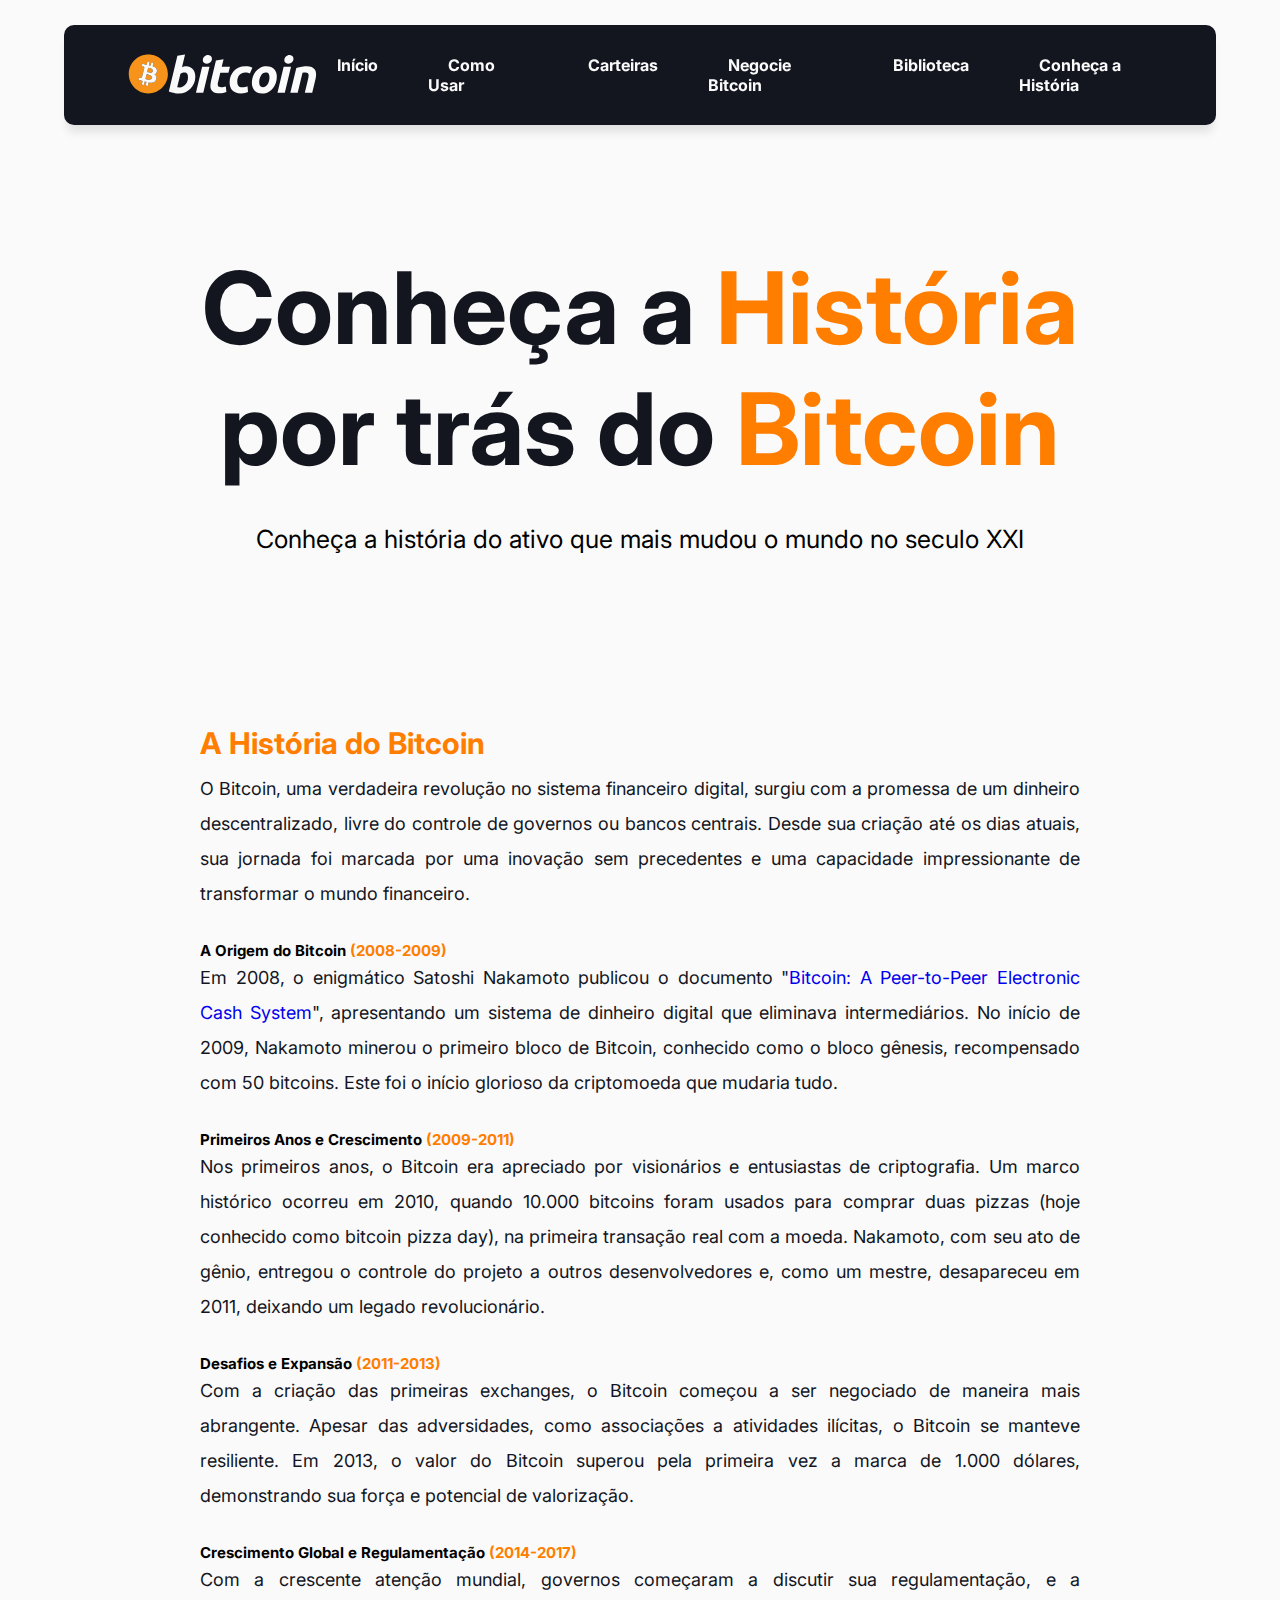
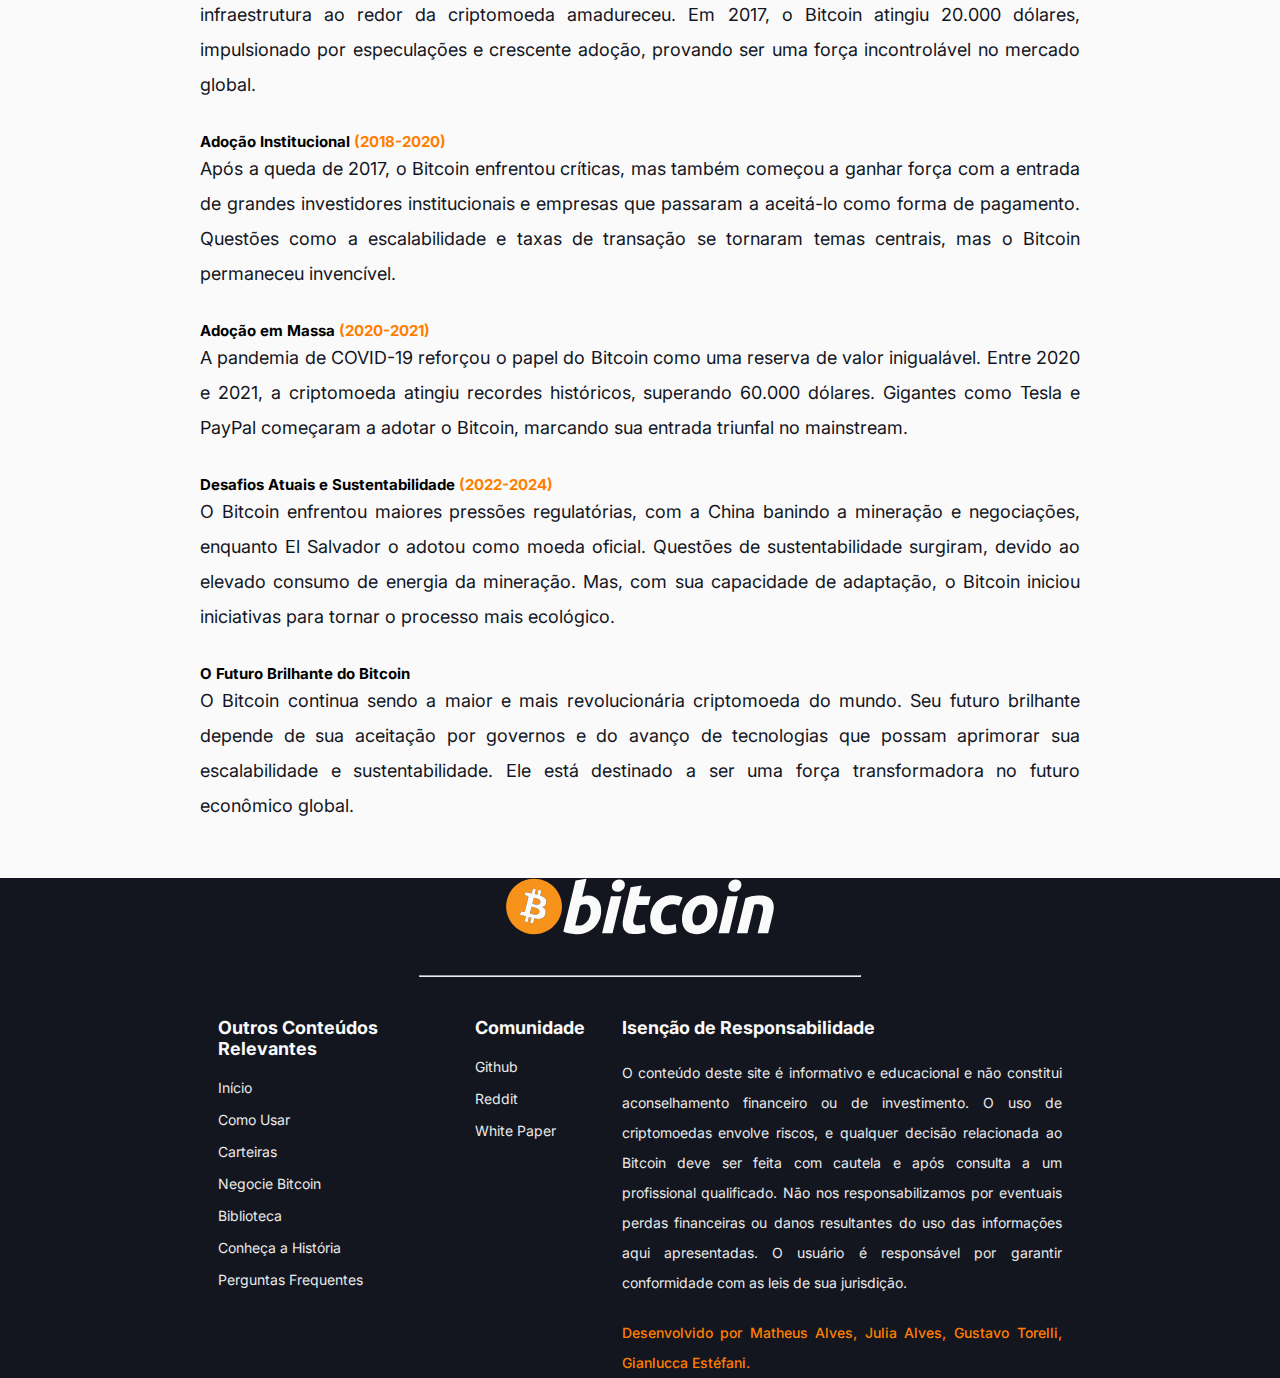
<file: pages/about.html>
<!DOCTYPE html>
<html lang="en">

<head>
    <meta charset="UTF-8">
    <meta name="viewport" content="width=device-width, initial-scale=1.0">
    <title>Guide Bitcoin - Sobre</title>
    <link rel="shortcut icon" href="/assets/img/Favicon.ico" type="image/x-icon">
    <link rel="stylesheet" href="/assets/css/global.css">
    <link rel="stylesheet" href="/assets/css/about-page.css">
</head>

<body>
    <header class="header">
        <a href="/index.html"><img class="header-logo" src="/assets/img/Bitcoin-logo.svg" alt="Bitcoin Logo"></a>
        <nav>
            <ul class="nav-links">
                <li><a href="/index.html">Início</a></li>
                <li><a href="/pages/guide.html">Como Usar</a></li>
                <li><a href="/pages/wallet.html">Carteiras</a></li>
                <li><a href="/pages/trading.html">Negocie Bitcoin</a></li>
                <li><a href="/pages/content.html">Biblioteca</a></li>
                <li><a href="/pages/about.html">Conheça a História</a></li>
            </ul>
        </nav>
    </header>

    <main>
        <div class="banner">
            <h1>Conheça a <span class="realce">História</span> por trás do <span class="realce">Bitcoin</span></h1>
            <p>Conheça a história do ativo que mais mudou o mundo no seculo XXI</p>
        </div>

        <div class="story">
            <h1>A História do Bitcoin</h1>
            <p>O Bitcoin, uma verdadeira revolução no sistema financeiro digital, surgiu com a promessa de um dinheiro descentralizado, livre do controle de governos ou bancos centrais. Desde sua criação até os dias atuais, sua jornada foi marcada por uma inovação sem precedentes e uma capacidade impressionante de transformar o mundo financeiro.</p>
            
            <h2>A Origem do Bitcoin <span class="realce">(2008-2009)</span></h2>
            <p>Em 2008, o enigmático Satoshi Nakamoto publicou o documento "<a href="https://bitcoin.org/files/bitcoin-paper/bitcoin_pt_br.pdf" target="_blank">Bitcoin: A Peer-to-Peer Electronic Cash System</a>", apresentando um sistema de dinheiro digital que eliminava intermediários. No início de 2009, Nakamoto minerou o primeiro bloco de Bitcoin, conhecido como o bloco gênesis, recompensado com 50 bitcoins. Este foi o início glorioso da criptomoeda que mudaria tudo.</p>
            
            <h2>Primeiros Anos e Crescimento <span class="realce">(2009-2011)</span></h2>
            <p>Nos primeiros anos, o Bitcoin era apreciado por visionários e entusiastas de criptografia. Um marco histórico ocorreu em 2010, quando 10.000 bitcoins foram usados para comprar duas pizzas (hoje conhecido como bitcoin pizza day), na primeira transação real com a moeda. Nakamoto, com seu ato de gênio, entregou o controle do projeto a outros desenvolvedores e, como um mestre, desapareceu em 2011, deixando um legado revolucionário.</p>
            
            <h2>Desafios e Expansão <span class="realce">(2011-2013)</span></h2>
            <p>Com a criação das primeiras exchanges, o Bitcoin começou a ser negociado de maneira mais abrangente. Apesar das adversidades, como associações a atividades ilícitas, o Bitcoin se manteve resiliente. Em 2013, o valor do Bitcoin superou pela primeira vez a marca de 1.000 dólares, demonstrando sua força e potencial de valorização.</p>
            
            <h2>Crescimento Global e Regulamentação <span class="realce">(2014-2017)</span></h2>
            <p>Com a crescente atenção mundial, governos começaram a discutir sua regulamentação, e a infraestrutura ao redor da criptomoeda amadureceu. Em 2017, o Bitcoin atingiu 20.000 dólares, impulsionado por especulações e crescente adoção, provando ser uma força incontrolável no mercado global.</p>
            
            <h2>Adoção Institucional <span class="realce">(2018-2020)</span></h2>
            <p>Após a queda de 2017, o Bitcoin enfrentou críticas, mas também começou a ganhar força com a entrada de grandes investidores institucionais e empresas que passaram a aceitá-lo como forma de pagamento. Questões como a escalabilidade e taxas de transação se tornaram temas centrais, mas o Bitcoin permaneceu invencível.</p>
            
            <h2>Adoção em Massa <span class="realce">(2020-2021)</span></h2>
            <p>A pandemia de COVID-19 reforçou o papel do Bitcoin como uma reserva de valor inigualável. Entre 2020 e 2021, a criptomoeda atingiu recordes históricos, superando 60.000 dólares. Gigantes como Tesla e PayPal começaram a adotar o Bitcoin, marcando sua entrada triunfal no mainstream.</p>
            
            <h2>Desafios Atuais e Sustentabilidade <span class="realce">(2022-2024)</span></h2>
            <p>O Bitcoin enfrentou maiores pressões regulatórias, com a China banindo a mineração e negociações, enquanto El Salvador o adotou como moeda oficial. Questões de sustentabilidade surgiram, devido ao elevado consumo de energia da mineração. Mas, com sua capacidade de adaptação, o Bitcoin iniciou iniciativas para tornar o processo mais ecológico.</p>
            
            <h2>O Futuro Brilhante do Bitcoin</h2>
            <p>O Bitcoin continua sendo a maior e mais revolucionária criptomoeda do mundo. Seu futuro brilhante depende de sua aceitação por governos e do avanço de tecnologias que possam aprimorar sua escalabilidade e sustentabilidade. Ele está destinado a ser uma força transformadora no futuro econômico global.</p>
        </div>        
    </main>

    <footer class="footer">
        <img src="/assets/img/Bitcoin-logo.svg" alt="Logo Bitcoin" height="60px">
        <hr>
        <div class="footer-container">
            <div class="content">
                <h4>Outros Conteúdos Relevantes</h4>
                <ul>
                    <li><a href="/index.html">Início</a></li>
                    <li><a href="/pages/guide.html">Como Usar</a></li>
                    <li><a href="/pages/wallet.html">Carteiras</a></li>
                    <li><a href="/pages/trading.html">Negocie Bitcoin</a></li>
                    <li><a href="/pages/content.html">Biblioteca</a></li>
                    <li><a href="/pages/about.html">Conheça a História</a></li>
                    <li><a href="/pages/faq.html">Perguntas Frequentes</a></li>
                </ul>
            </div>

            <div class="social-medias">
                <h4>Comunidade</h4>
                <ul>
                    <li><a href="https://github.com/bitcoin/bitcoin" target="_blank">Github</a></li>
                    <li><a href="https://www.reddit.com/r/Bitcoin/" target="_blank">Reddit</a></li>
                    <li><a href="https://bitcoin.org/files/bitcoin-paper/bitcoin_pt_br.pdf" target="_blank">White
                            Paper</a></li>
                </ul>
            </div>

            <div class="disclaimer">
                <h4>Isenção de Responsabilidade</h4>
                <p>O conteúdo deste site é informativo e educacional e não constitui aconselhamento financeiro ou de
                    investimento. O uso de criptomoedas envolve riscos, e qualquer decisão relacionada ao Bitcoin deve
                    ser feita com cautela e após consulta a um profissional qualificado. Não nos responsabilizamos por
                    eventuais perdas financeiras ou danos resultantes do uso das informações aqui apresentadas. O
                    usuário é responsável por garantir conformidade com as leis de sua jurisdição.</p>
                <p class="copyright">Desenvolvido por Matheus Alves, Julia Alves, Gustavo Torelli, Gianlucca Estéfani.
                </p>
            </div>
        </div>
    </footer>
    <script type="module" src="/javascript/downloadBook.js"></script>

</body>

</html>
</file>
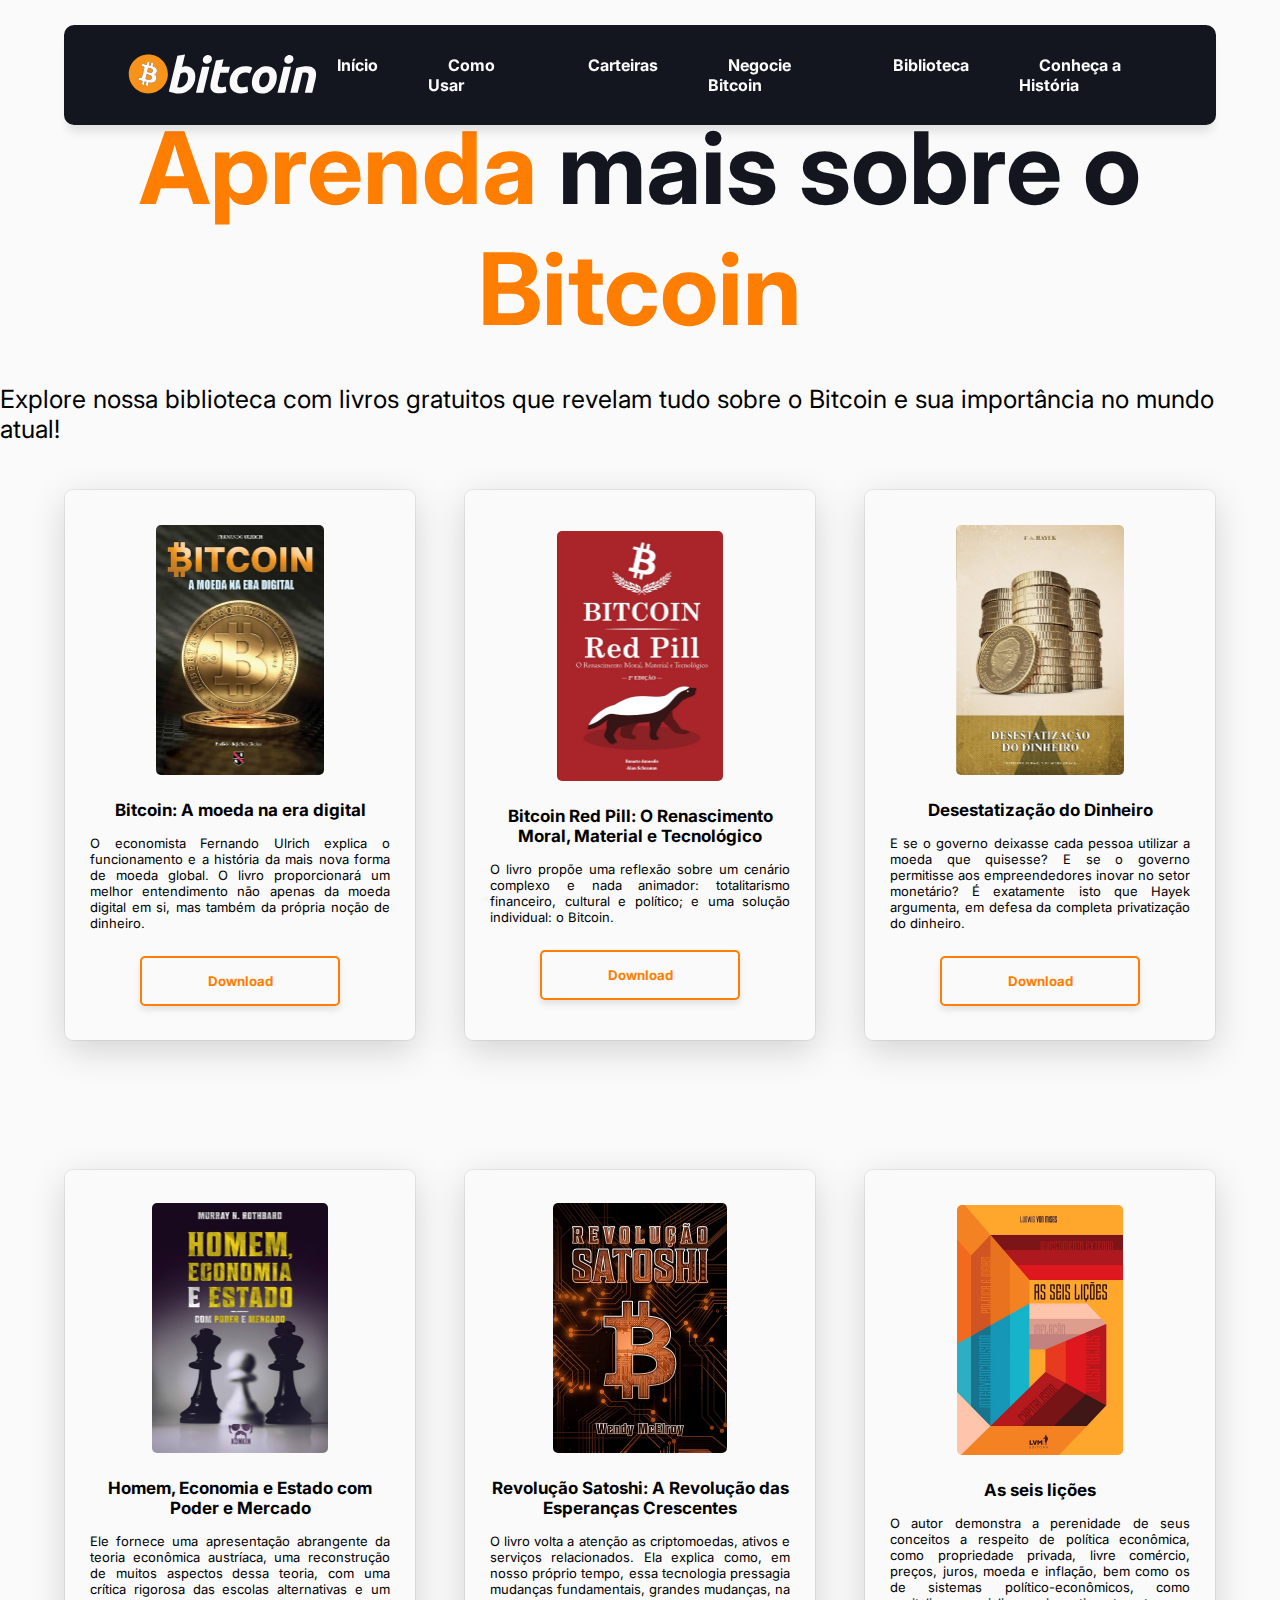
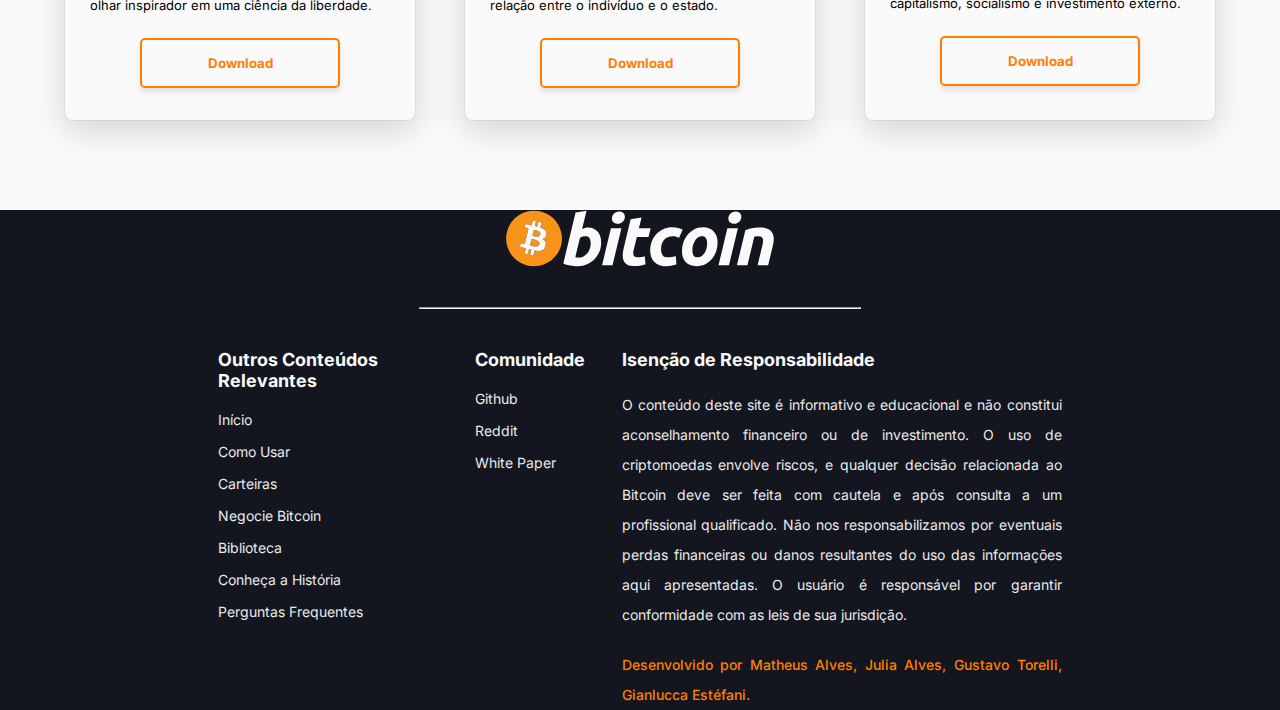
<file: pages/content.html>
<!DOCTYPE html>
<html lang="en">

<head>
    <meta charset="UTF-8">
    <meta name="viewport" content="width=device-width, initial-scale=1.0">
    <title>Bitcoin - Biblioteca</title>
    <link rel="shortcut icon" href="/assets/img/Favicon.ico" type="image/x-icon">
    <link rel="stylesheet" href="/assets/css/global.css">
    <link rel="stylesheet" href="/assets/css/content-page.css">
</head>

<body>
    <header class="header">
        <a href="/index.html"><img class="header-logo" src="/assets/img/Bitcoin-logo.svg" alt="Bitcoin Logo"></a>
        <nav>
            <ul class="nav-links">
                <li><a href="/index.html">Início</a></li>
                <li><a href="/pages/guide.html">Como Usar</a></li>
                <li><a href="/pages/wallet.html">Carteiras</a></li>
                <li><a href="/pages/trading.html">Negocie Bitcoin</a></li>
                <li><a href="/pages/content.html">Biblioteca</a></li>
                <li><a href="/pages/about.html">Conheça a História</a></li>
            </ul>
        </nav>
    </header>

    <main>
        <div class="banner">
            <h1><span class="realce">Aprenda</span> mais sobre o <span class="realce">Bitcoin</span></h1>
            <p>Explore nossa biblioteca com livros gratuitos que revelam tudo sobre o Bitcoin e sua importância no mundo
                atual!</p>
        </div>

        <div class="card-container">
            <div class="card">
                <img src="/assets/img/bitcoin-uma-moeda-da-era-digital.jpg" alt="Card 1" class="card-image">
                <div class="card-content">
                    <h2 class="card-title">Bitcoin: A moeda na era digital</h2>
                    <p class="card-text">
                        O economista Fernando Ulrich explica o funcionamento e a história da mais nova forma de
                        moeda global. O livro proporcionará um melhor entendimento não apenas da moeda digital em
                        si, mas também da própria noção de dinheiro.</p>
                </div>
                <button class="downloadBtn" data-pdf="/assets/pdf/Bitcoin-A-Moeda-na-Era-Digital.pdf">Download</button>
            </div>
            <div class="card">
                <img src="/assets/img/bitcoin-redpill.jpg" alt="Card 2" class="card-image">
                <div class="card-content">
                    <h2 class="card-title">Bitcoin Red Pill: O Renascimento Moral, Material e Tecnológico</h2>
                    <p class="card-text">O livro propõe uma reflexão sobre um cenário complexo e nada animador:
                        totalitarismo financeiro, cultural e político; e uma solução individual: o Bitcoin.</p>
                </div>
                <button class="downloadBtn" data-pdf="/assets/pdf/Bitcoin-Red-Pill.pdf">Download</button>
            </div>
            <div class="card">
                <img src="/assets/img/desestatizacao-do-dinheiro.jpg" alt="Card 3" class="card-image">
                <div class="card-content">
                    <h2 class="card-title">Desestatização do Dinheiro</h2>
                    <p class="card-text">E se o governo deixasse cada pessoa utilizar a moeda que quisesse? E se o
                        governo permitisse aos empreendedores inovar no setor monetário? É exatamente isto que Hayek
                        argumenta, em defesa da completa privatização do dinheiro.</p>
                </div>
                <button class="downloadBtn" data-pdf="/assets/pdf/DESESTATIZACAO-DO-DINHEIRO.pdf">Download</button>
            </div>
        </div>

        <div class="card-container">
            <div class="card">
                <img src="/assets/img/homem-economia-e-estado.jpg" alt="Card 4" class="card-image">
                <div class="card-content">
                    <h2 class="card-title">Homem, Economia e Estado com Poder e Mercado</h2>
                    <p class="card-text">Ele fornece uma apresentação abrangente da teoria econômica austríaca, uma
                        reconstrução de muitos aspectos dessa teoria, com uma crítica rigorosa das escolas
                        alternativas e um olhar inspirador em uma ciência da liberdade.</p>
                </div>
                <button class="downloadBtn" data-pdf="/assets/pdf/Homem-Economia-e-Estado.pdf">Download</button>
            </div>
            <div class="card">
                <img src="/assets/img/revolucao-satoshi.jpg" alt="Card 5" class="card-image">
                <div class="card-content">
                    <h2 class="card-title">Revolução Satoshi: A Revolução das Esperanças Crescentes</h2>
                    <p class="card-text">O livro volta a atenção as criptomoedas, ativos e serviços relacionados. Ela
                        explica
                        como, em nosso próprio tempo, essa tecnologia pressagia mudanças fundamentais, grandes
                        mudanças, na relação entre o indivíduo e o estado.</p>
                </div>
                <button class="downloadBtn" data-pdf="/assets/pdf/Revolucao-Satoshi.pdf">Download</button>
            </div>
            <div class="card">
                <img src="/assets/img/as-seis-licoes.jpg" alt="Card 6" class="card-image">
                <div class="card-content">
                    <h2 class="card-title">As seis lições</h2>
                    <p class="card-text">O autor demonstra a perenidade de seus conceitos a respeito de política
                        econômica, como propriedade privada, livre comércio, preços, juros, moeda e inflação, bem como
                        os de sistemas político-econômicos, como capitalismo, socialismo e investimento externo.</p>
                </div>
                <button class="downloadBtn" data-pdf="/assets/pdf/seis-licoes.pdf">Download</button>
            </div>
        </div>
    </main>

    <footer class="footer">
        <img src="/assets/img/Bitcoin-logo.svg" alt="Logo Bitcoin" height="60px">
        <hr>
        <div class="footer-container">
            <div class="content">
                <h4>Outros Conteúdos Relevantes</h4>
                <ul>
                    <li><a href="/index.html">Início</a></li>
                    <li><a href="/pages/guide.html">Como Usar</a></li>
                    <li><a href="/pages/wallet.html">Carteiras</a></li>
                    <li><a href="/pages/trading.html">Negocie Bitcoin</a></li>
                    <li><a href="/pages/content.html">Biblioteca</a></li>
                    <li><a href="/pages/about.html">Conheça a História</a></li>
                    <li><a href="/pages/faq.html">Perguntas Frequentes</a></li>
                </ul>
            </div>

            <div class="social-medias">
                <h4>Comunidade</h4>
                <ul>
                    <li><a href="https://github.com/bitcoin/bitcoin" target="_blank">Github</a></li>
                    <li><a href="https://www.reddit.com/r/Bitcoin/" target="_blank">Reddit</a></li>
                    <li><a href="https://bitcoin.org/files/bitcoin-paper/bitcoin_pt_br.pdf" target="_blank">White
                            Paper</a></li>
                </ul>
            </div>

            <div class="disclaimer">
                <h4>Isenção de Responsabilidade</h4>
                <p>O conteúdo deste site é informativo e educacional e não constitui aconselhamento financeiro ou de
                    investimento. O uso de criptomoedas envolve riscos, e qualquer decisão relacionada ao Bitcoin deve
                    ser feita com cautela e após consulta a um profissional qualificado. Não nos responsabilizamos por
                    eventuais perdas financeiras ou danos resultantes do uso das informações aqui apresentadas. O
                    usuário é responsável por garantir conformidade com as leis de sua jurisdição.</p>
                <p class="copyright">Desenvolvido por Matheus Alves, Julia Alves, Gustavo Torelli, Gianlucca Estéfani.
                </p>
            </div>
        </div>
    </footer>
    <script type="module" src="/javascript/downloadBook.js"></script>

</body>

</html>
</file>
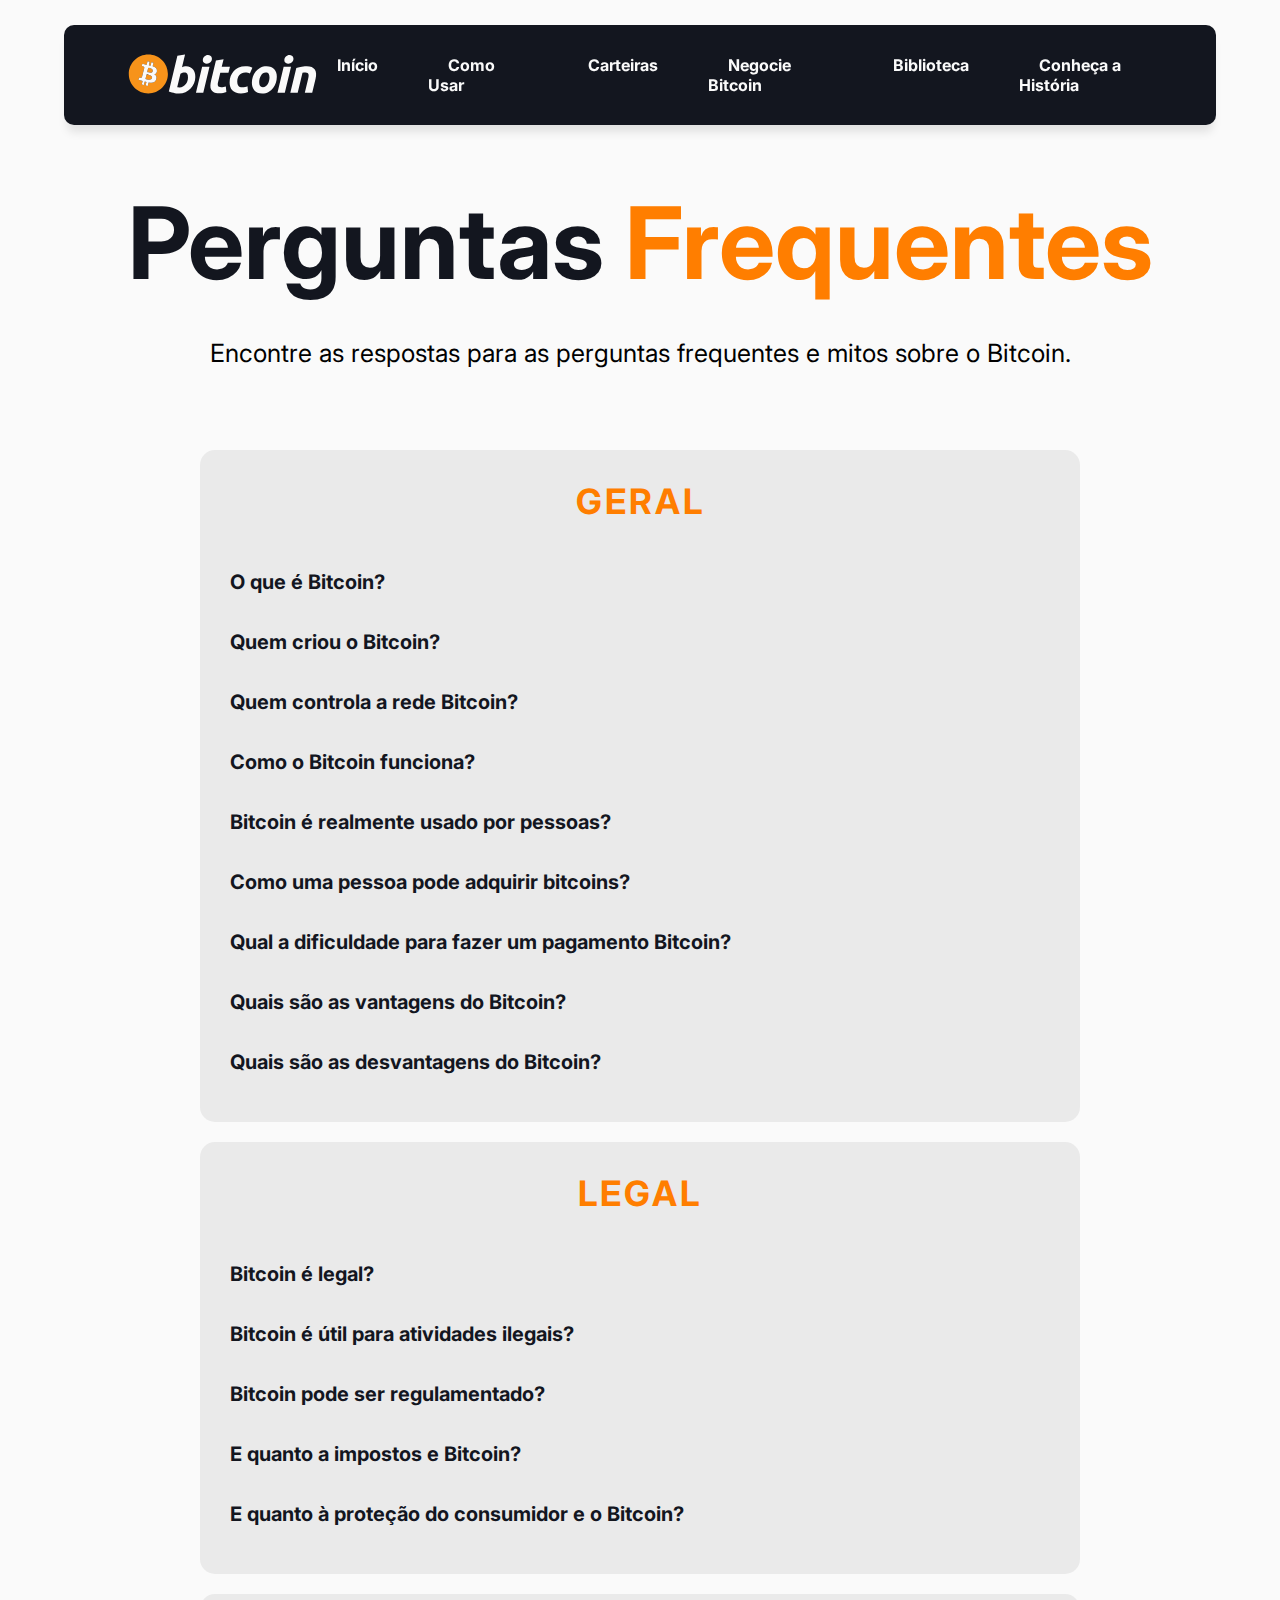
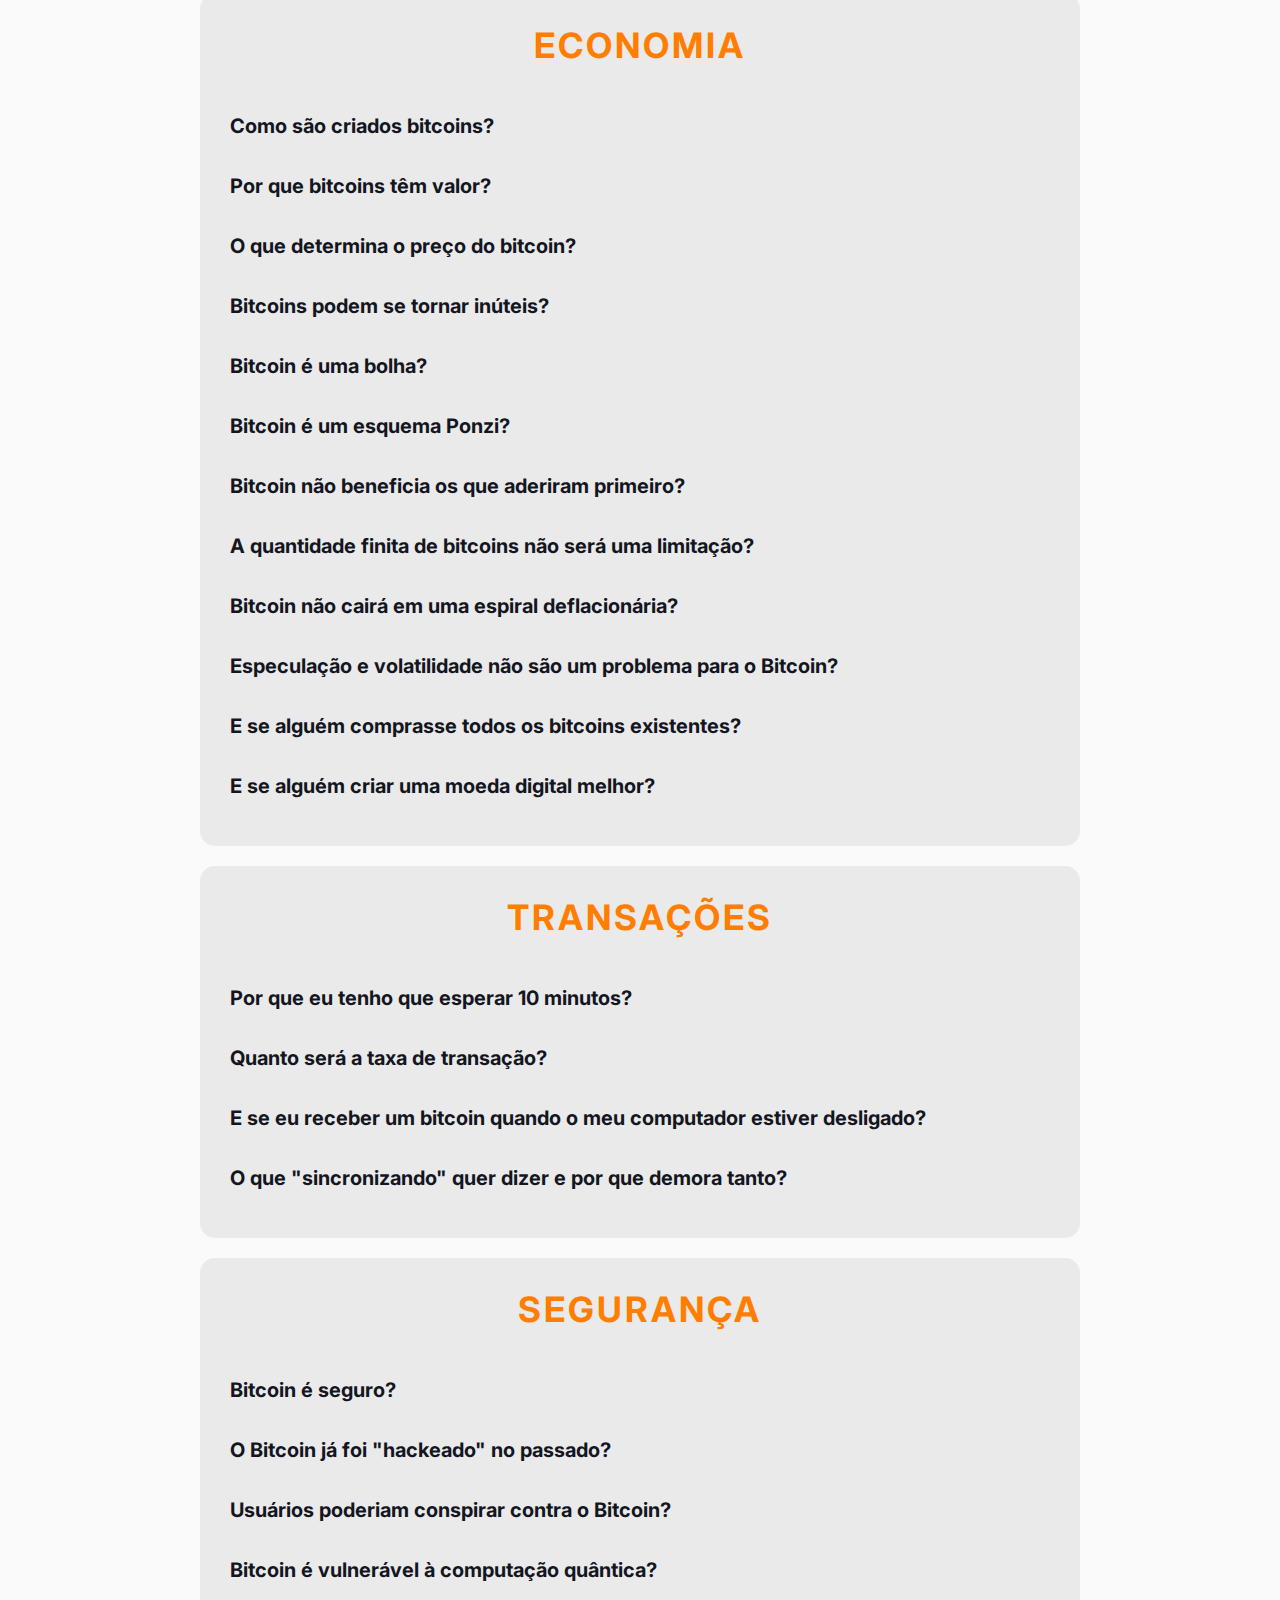
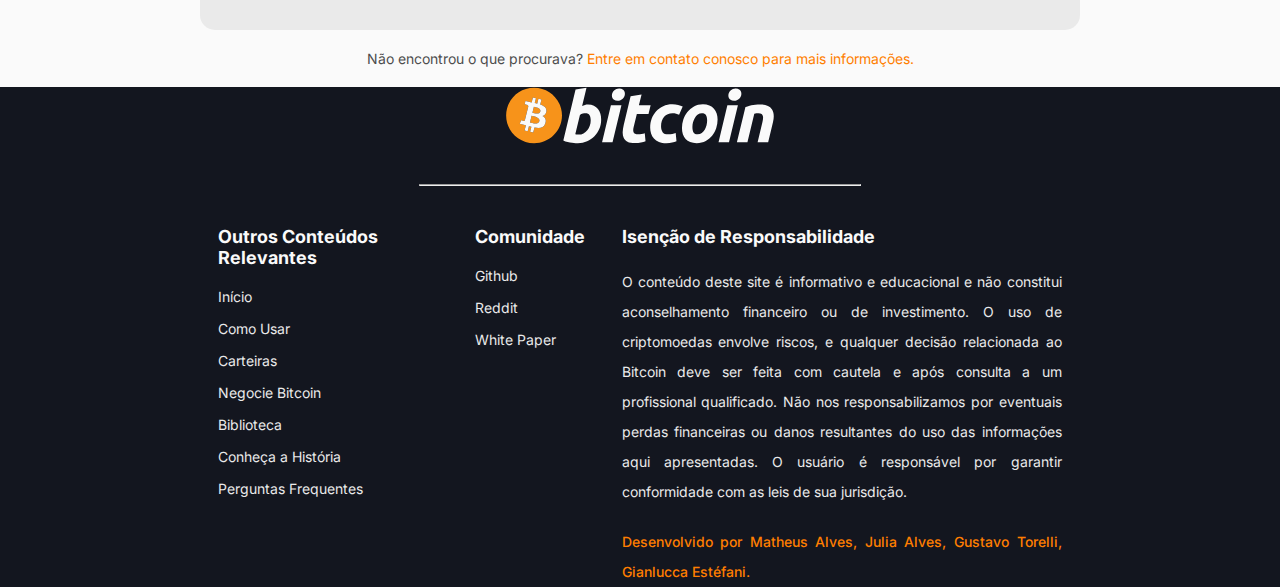
<file: pages/faq.html>
<!DOCTYPE html>
<html lang="pt-br">

<head>
    <meta charset="UTF-8">
    <meta name="viewport" content="width=device-width, initial-scale=1.0">
    <title>Guide Bitcoin - FAQ</title>
    <link rel="shortcut icon" href="/assets/img/Favicon.ico" type="image/x-icon">
    <link rel="stylesheet" href="/assets/css/global.css">
    <link rel="stylesheet" href="/assets/css/faq-page.css">
</head>

<body>
    <header class="header">
        <a href="/index.html"><img class="header-logo" src="/assets/img/Bitcoin-logo.svg" alt="Bitcoin Logo"></a>
        <nav>
            <ul class="nav-links">
                <li><a href="/index.html">Início</a></li>
                <li><a href="/pages/guide.html">Como Usar</a></li>
                <li><a href="/pages/wallet.html">Carteiras</a></li>
                <li><a href="/pages/trading.html">Negocie Bitcoin</a></li>
                <li><a href="/pages/content.html">Biblioteca</a></li>
                <li><a href="/pages/about.html">Conheça a História</a></li>
            </ul>
        </nav>
    </header>

    <main>

        <div class="banner">
            <h1>Perguntas <span class="realce">Frequentes</span></h1>
            <p>Encontre as respostas para as perguntas frequentes e mitos sobre o Bitcoin.</p>
        </div>

        <div class="faq-container">
            <h1 class="faq-title">GERAL</h1>

            <div class="faq-item">
                <div class="faq-question">O que é Bitcoin?</div>
                <div class="faq-answer">
                    Bitcoin é uma rede que funciona de forma consensual onde foi possível criar uma nova forma de
                    pagamento e também uma nova moeda completamente digital.
                    É a primeira rede de pagamento descentralizada (ponto-a-ponto) onde os usuários é que gerenciam
                    o sistema, sem necessidade de intermediador ou autoridade central.
                    Da perspectiva do usuário, Bitcoin funciona como dinheiro para a Internet. Bitcoin também pode
                    ser visto como o mais promissor sistema de contabilidade de entrada tripla existente.
                </div>
            </div>

            <div class="faq-item">
                <div class="faq-question">Quem criou o Bitcoin?</div>
                <div class="faq-answer">
                    Bitcoin é a primeira implementação de um conceito chamado de "cripto-moeda", que foi descrita
                    pela primeira vez em 1998 por Wei Dai na lista de discussão cypherpunks,
                    sugerindo a ideia de uma nova forma de dinheiro que usa criptografia para controlar sua criação
                    e as transações, ao invés de uma autoridade central.
                    A primeira especificação do Bitcoin e prova de conceito foi publicada em 2009 em uma lista de
                    criptografia por Satoshi Nakamoto.
                    Satoshi deixou o projeto no final de 2010, sem revelar muito sobre si mesmo. A comunidade desde
                    então tem crescido exponencialmente com muitos desenvolvedores trabalhando em Bitcoin.
                    O anonimato de Satoshi frequentemente levantou preocupações injustificadas, muitos dos quais
                    estão ligados a incompreensão da natureza open-source de Bitcoin.
                    O protocolo e software Bitcoin são publicados abertamente e qualquer desenvolvedor em todo o
                    mundo pode rever o código ou fazer a sua própria versão modificada do software Bitcoin.
                    Assim como os desenvolvedores atuais, a influência de Satoshi limitou-se às mudanças que ele fez
                    sendo adotadas por outros e, portanto, ele não controlou Bitcoin.
                    Como tal, a identidade do inventor do Bitcoin é provavelmente tão relevante hoje quanto a
                    identidade da pessoa que inventou o papel.
                </div>
            </div>

            <div class="faq-item">
                <div class="faq-question">Quem controla a rede Bitcoin?</div>
                <div class="faq-answer">
                    Ninguém é dono da rede Bitcoin muito como ninguém possui a tecnologia por trás do e-mail.
                    Bitcoin é controlada por todos os usuários do Bitcoin ao redor do mundo.
                    Enquanto os desenvolvedores estão melhorando o software, eles não podem forçar uma mudança no
                    protocolo do Bitcoin, porque todos os usuários são livres para escolher o software e versão que
                    eles usam.
                    A fim de permanecer compatíveis uns com os outros, todos os usuários precisam usar o software em
                    conformidade com as mesmas regras.
                    Bitcoin só pode funcionar corretamente com um consenso total entre todos os usuários.
                    Portanto, todos os usuários e desenvolvedores têm um forte incentivo para proteger este
                    consenso.
                </div>
            </div>

            <div class="faq-item">
                <div class="faq-question">Como o Bitcoin funciona?</div>
                <div class="faq-answer">
                    Da perspectiva do usuário, Bitcoin não é nada mais do que um programa aplicativo ou computador
                    móvel que oferece uma carteira Bitcoin pessoal
                    e permite que o usuário envie e receba bitcoins com ele. Assim é como Bitcoin funciona para a
                    maioria dos usuários.
                    <br><br>
                    Nos bastidores, a rede Bitcoin compartilha um registro público chamado de "cadeia de bloco" ou
                    "block chain".
                    Este registro contém todas as transações já processadas, permitindo que o computador do usuário
                    verifique a validade de cada transação.
                    A autenticidade de cada transação é protegida por assinaturas digitais correspondentes aos
                    endereços enviados, permitindo que todos os usuários tenham controle total
                    sobre o envio de bitcoins de seus próprios endereços Bitcoin. Além disso, qualquer um pode
                    processar transações, usando o poder de computação de hardware especializado e
                    ganhar uma recompensa em bitcoins por este serviço. Isso é muitas vezes chamado de "mineração".
                </div>
            </div>

            <div class="faq-item">
                <div class="faq-question">Bitcoin é realmente usado por pessoas?</div>
                <div class="faq-answer">
                    Sim. Existe um número crescente de negócios e indivíduos utilizando Bitcoin. Isso inclui
                    negócios tradicionais como restaurantes, apartamentos,
                    escritórios de advocacia, e também serviços online populares como Namecheap, Overstock.com e
                    Reddit.
                    Enquanto o Bitcoin permanece relativamente um novo fenômeno, está crescendo rápido.
                    Em maio de 2018, o valor total de todos os bitcoins existentes excedeu 100 bilhões de dólares
                    americanos, com milhões de dólares em Bitcoins negociados diariamente.
                </div>
            </div>

            <div class="faq-item">
                <div class="faq-question">Como uma pessoa pode adquirir bitcoins?</div>
                <div class="faq-answer">
                    Existem várias formas de adquirir bitcoins:
                    <ul>
                        <li>Como pagamento de bens ou serviços.</li>
                        <li>Comprar bitcoins em uma Bitcoin câmbio.</li>
                        <li>Trocar bitcoins com alguém perto de você.</li>
                        <li>Ganhar bitcoins através de mineração competitiva.</li>
                    </ul>
                    Embora possa ser possível encontrar pessoas que desejam vender bitcoins em troca de um cartão de
                    crédito ou pagamento PayPal,
                    a maioria das trocas não permitem o financiamento através destes métodos de pagamento. Isto é
                    devido aos casos em que alguém compra bitcoins com PayPal,
                    e, em seguida, inverte a sua metade da transação. Isto é comumente referido como um estorno.
                </div>
            </div>

            <div class="faq-item">
                <div class="faq-question">Qual a dificuldade para fazer um pagamento Bitcoin?</div>
                <div class="faq-answer">
                    Pagamentos Bitcoin são mais fáceis de fazer do que compras feitas com cartão de crédito ou
                    débito, e podem ser recebidos sem uma conta de comerciante.
                    Os pagamentos são feitos a partir de uma aplicação de carteira, seja no seu computador ou
                    smartphone,
                    digitando o endereço do destinatário, o valor do pagamento e apertando enviar.
                    Para tornar mais fácil de inserir o endereço de um destinatário, muitas carteiras podem obter o
                    endereço por digitalização de um código QR
                    ou tocando dois telefones com a tecnologia NFC.
                </div>
            </div>

            <div class="faq-item">
                <div class="faq-question">Quais são as vantagens do Bitcoin?</div>
                <div class="faq-answer">
                    <ul>
                        <li>
                            <strong>Liberdade de Pagamento:</strong> É possível enviar e receber qualquer quantia de
                            dinheiro instantaneamente em qualquer lugar do mundo a qualquer momento.
                            Não há feriados. Não há fronteiras. Não há limites impostos. Bitcoin permite que seus
                            usuários estejam em pleno controle de seu dinheiro.
                        </li>
                        <li>
                            <strong>Taxas muito baixas:</strong> Os pagamentos com Bitcoin são atualmente
                            processados com taxas extremamente pequenas.
                            Os usuários podem incluir taxas de transações para receber tratamento prioritário, o que
                            resulta em uma confirmação das transações mais rápida pela rede.
                        </li>
                        <li>
                            <strong>Menos riscos para os comerciantes:</strong> As transações de Bitcoin são
                            seguras, irreversíveis, e não contêm informações confidenciais ou pessoais dos clientes.
                            Isso protege os comerciantes de perdas causadas por fraude ou estornos fraudulentos.
                        </li>
                        <li>
                            <strong>Segurança e controle:</strong> Os usuários de Bitcoin têm controle total de suas
                            transações, tornando impossível que comerciantes forcem cobranças indesejadas.
                            Os pagamentos com Bitcoin podem ser realizados sem vincular informações pessoais à
                            transação, oferecendo proteção contra furto de identidade.
                        </li>
                        <li>
                            <strong>Transparente e neutra:</strong> Toda informação a respeito da oferta monetária
                            do Bitcoin está disponível na blockchain em tempo real.
                            Nenhuma organização ou indivíduo pode controlar ou manipular o protocolo Bitcoin,
                            tornando-o confiável, neutro, transparente e previsível.
                        </li>
                    </ul>
                </div>
            </div>

            <div class="faq-item">
                <div class="faq-question">Quais são as desvantagens do Bitcoin?</div>
                <div class="faq-answer">
                    <ul>
                        <li>
                            <strong>Grau de aceitação:</strong> Muitas pessoas ainda não têm conhecimento de
                            Bitcoin. Embora a adoção esteja crescendo, ainda há um longo caminho para atingir o uso
                            em massa.
                        </li>
                        <li>
                            <strong>Volatilidade:</strong> O valor do Bitcoin ainda pode ser bastante volátil devido
                            ao seu mercado ainda pequeno em comparação com moedas tradicionais.
                            No entanto, espera-se que essa volatilidade diminua à medida que o mercado amadureça.
                        </li>
                        <li>
                            <strong>Desenvolvimento em curso:</strong> O software Bitcoin ainda está em fase beta,
                            com muitas funcionalidades em desenvolvimento ativo.
                            Algumas dessas ferramentas ainda não estão prontas para uso massivo.
                        </li>
                    </ul>
                </div>
            </div>
        </div>

        <div class="faq-container">
            <h1 class="faq-title">LEGAL</h1>
            <div class="faq-item">
                <div class="faq-question">Bitcoin é legal?</div>
                <div class="faq-answer">Até onde sabemos, o Bitcoin não foi proibido pela legislação na maioria dos
                    países. Entretanto, alguns países (como a Argentina e a Rússia) restringem ou proíbem moedas
                    estrangeiras. Outros (como a Tailândia) podem limitar o licenciamento de certas entidades, como
                    exchanges de Bitcoin.</div>
            </div>

            <div class="faq-item">
                <div class="faq-question">Bitcoin é útil para atividades ilegais?</div>
                <div class="faq-answer">Bitcoin é dinheiro, e dinheiro sempre foi usado tanto para fins legais
                    quanto ilegais. No entanto, o Bitcoin pode trazer inovação significativa nos sistemas de
                    pagamentos e atuar como uma proteção contra várias formas de crime financeiro.</div>
            </div>

            <div class="faq-item">
                <div class="faq-question">Bitcoin pode ser regulamentado?</div>
                <div class="faq-answer">O protocolo Bitcoin em si não pode ser modificado sem a cooperação de quase
                    todos os seus usuários. No entanto, o uso de Bitcoin pode ser regulado de forma semelhante a
                    outros instrumentos financeiros.</div>
            </div>

            <div class="faq-item">
                <div class="faq-question">E quanto a impostos e Bitcoin?</div>
                <div class="faq-answer">Bitcoin não é uma moeda fiduciária com estado de moeda legal em nenhuma
                    jurisdição, mas frequentemente os impostos se aplicam independentemente do meio utilizado.</div>
            </div>

            <div class="faq-item">
                <div class="faq-question">E quanto à proteção do consumidor e o Bitcoin?</div>
                <div class="faq-answer">Bitcoin está liberando as pessoas para fazer transações em seus próprios
                    termos. Ele permite que indivíduos e empresas se protejam contra estorno, enquanto dá ao
                    consumidor a escolha de pedir mais proteção quando necessário.</div>
            </div>
        </div>

        <div class="faq-container">
            <h1 class="faq-title">ECONOMIA</h1>
            <div class="faq-item">
                <div class="faq-question">Como são criados bitcoins?</div>
                <div class="faq-answer">Novos bitcoins são gerados através de um processo competitivo e
                    descentralizado chamado "mineração". Esse processo consiste na recompensa dada aos usuários
                    pelos seus serviços. Os "mineiros" processam transações e mantêm a rede segura usando hardware
                    especializado, coletando novos bitcoins em troca. O protocolo foi desenhado para limitar a
                    criação de bitcoins a uma taxa fixa, tornando o processo mais competitivo.</div>
            </div>

            <div class="faq-item">
                <div class="faq-question">Por que bitcoins têm valor?</div>
                <div class="faq-answer">Bitcoins têm valor porque são úteis como uma forma de dinheiro. Eles possuem
                    características de dinheiro como durabilidade, portabilidade, fungibilidade, escassez,
                    divisibilidade e reconhecimento. Além disso, são apoiados por matemática e não dependem de
                    autoridades centrais. O valor do bitcoin é determinado pela confiança e adoção da moeda.</div>
            </div>

            <div class="faq-item">
                <div class="faq-question">O que determina o preço do bitcoin?</div>
                <div class="faq-answer">O preço do bitcoin é determinado pela lei da oferta e demanda. Quando a
                    demanda aumenta, o preço sobe, e quando diminui, o preço cai. Com um número limitado de bitcoins
                    em circulação e uma taxa de criação previsível, o preço é influenciado por flutuações de demanda
                    e o tamanho do mercado.</div>
            </div>

            <div class="faq-item">
                <div class="faq-question">Bitcoins podem se tornar inúteis?</div>
                <div class="faq-answer">Sim, existe essa possibilidade, assim como ocorreu com várias moedas ao
                    longo da história. Embora o Bitcoin tenha provado ser confiável desde sua criação, questões
                    técnicas, políticas ou o surgimento de moedas concorrentes podem afetar seu valor futuro.</div>
            </div>

            <div class="faq-item">
                <div class="faq-question">Bitcoin é uma bolha?</div>
                <div class="faq-answer">Um aumento rápido no preço não caracteriza uma bolha. Uma bolha ocorre
                    quando há uma supervalorização que leva a uma correção repentina. Mudanças no preço do Bitcoin
                    refletem escolhas de mercado e podem ser influenciadas por diversos fatores, como cobertura da
                    mídia e confiança no sistema.</div>
            </div>

            <div class="faq-item">
                <div class="faq-question">Bitcoin é um esquema Ponzi?</div>
                <div class="faq-answer">Não. Bitcoin é um projeto de software descentralizado, sem uma autoridade
                    central que possa garantir retornos fraudulentos. Como qualquer moeda, o valor do bitcoin flutua
                    de acordo com as forças de mercado, o que significa que não há promessa de ganhos garantidos.
                </div>
            </div>

            <div class="faq-item">
                <div class="faq-question">Bitcoin não beneficia os que aderiram primeiro?</div>
                <div class="faq-answer">Alguns dos primeiros usuários acumularam grandes quantidades de bitcoins,
                    assumindo riscos em uma tecnologia pouco usada. No entanto, o mercado do Bitcoin é imprevisível,
                    e o preço pode subir ou cair, o que torna difícil garantir lucros futuros.</div>
            </div>

            <div class="faq-item">
                <div class="faq-question">A quantidade finita de bitcoins não será uma limitação?</div>
                <div class="faq-answer">Bitcoin é divisível até 8 casas decimais, então mesmo que o número total de
                    bitcoins seja limitado a 21 milhões, isso não será um problema. As transações podem ser feitas
                    em subunidades menores chamadas bits (1.000.000 bits = 1 bitcoin), e unidades menores podem ser
                    implementadas no futuro, se necessário.</div>
            </div>

            <div class="faq-item">
                <div class="faq-question">Bitcoin não cairá em uma espiral deflacionária?</div>
                <div class="faq-answer">Embora a teoria da espiral deflacionária sugira que a expectativa de preços
                    mais baixos poderia reduzir o consumo, o Bitcoin tem crescido em valor e também na sua base de
                    usuários. A economia do Bitcoin tem se expandido, contrariando a teoria de que a deflação
                    levaria a uma depressão econômica.</div>
                </div>

            <div class="faq-item">
                <div class="faq-question">Especulação e volatilidade não são um problema para o Bitcoin?</div>
                <div class="faq-answer">Embora o Bitcoin seja volátil, seus benefícios como sistema de pagamento
                    permanecem. Muitos comerciantes já convertem pagamentos em bitcoins para suas moedas locais
                    imediatamente, evitando riscos de flutuações. A volatilidade pode diminuir com o tempo, à medida
                    que o mercado amadurece.</div>
            </div>

            <div class="faq-item">
                <div class="faq-question">E se alguém comprasse todos os bitcoins existentes?</div>
                <div class="faq-answer">É impossível que alguém compre todos os bitcoins, pois apenas uma fração
                    está disponível nos mercados de câmbio. Além disso, novos bitcoins continuarão a ser emitidos
                    por décadas, e o preço de mercado depende da oferta e demanda, o que impede qualquer controle
                    total sobre o mercado.</div>
            </div>

            <div class="faq-item">
                <div class="faq-question">E se alguém criar uma moeda digital melhor?</div>
                <div class="faq-answer">Embora seja possível, o Bitcoin continua sendo a moeda virtual
                    descentralizada mais popular. Existem várias moedas alternativas, mas para que uma nova moeda
                    ultrapasse o Bitcoin, ela precisaria oferecer melhorias significativas. Ainda assim, o Bitcoin
                    pode adotar essas melhorias, mantendo-se relevante.</div>
            </div>
        </div>

        <div class="faq-container">
            <h1 class="faq-title">TRANSAÇÕES</h1>
            <div class="faq-item">
                <div class="faq-question">Por que eu tenho que esperar 10 minutos?</div>
                <div class="faq-answer">Receber um pagamento com Bitcoin é quase instantâneo, mas há um atraso médio
                    de 10 minutos antes que a rede comece a confirmar a transação, incluindo-a em um bloco. A
                    confirmação significa que há consenso na rede de que os bitcoins recebidos são realmente seus e
                    não foram enviados para outra pessoa. Uma vez confirmada, a transação continua a ser consolidada
                    com cada novo bloco, diminuindo o risco de reversão. Muitos usuários consideram uma transação
                    segura após seis confirmações, que é comparável à segurança de uma transação de cartão de
                    crédito.</div>
            </div>

            <div class="faq-item">
                <div class="faq-question">Quanto será a taxa de transação?</div>
                <div class="faq-answer">A maioria das transações pode ser processada sem taxas, mas é recomendável
                    pagar uma pequena taxa para acelerar a confirmação e compensar os "mineiros". Essas taxas
                    geralmente não ultrapassam alguns centavos. Seu software Bitcoin estimará uma taxa apropriada,
                    se necessário. As taxas são uma proteção contra a sobrecarga da rede e dependem de fatores como
                    o tamanho dos dados da transação e a frequência de uso.</div>
            </div>

            <div class="faq-item">
                <div class="faq-question">E se eu receber um bitcoin quando o meu computador estiver desligado?
                </div>
                <div class="faq-answer">Não há problema. Os bitcoins aparecerão na próxima vez que você iniciar o
                    software da sua carteira. Bitcoins não são realmente armazenados no seu computador; eles são
                    registrados em uma lista pública compartilhada por todos os dispositivos da rede. Quando você
                    iniciar seu software novamente, ele baixará os blocos e reconhecerá as transações que ocorreram
                    durante o tempo em que esteve desligado.</div>
            </div>

            <div class="faq-item">
                <div class="faq-question">O que "sincronizando" quer dizer e por que demora tanto?</div>
                <div class="faq-answer">A sincronização é o processo de baixar e verificar todas as transações que
                    já ocorreram na rede, o que pode ser demorado ao usar clientes de nó completo, como o Bitcoin
                    Core. Esse processo é essencial para garantir que o saldo da sua carteira esteja atualizado e
                    para realizar novas transações. Como envolve muitos recursos e armazenamento, a sincronização
                    pode demorar bastante. Manter um cliente de nó completo ajuda a garantir a segurança e a
                    validação das transações na rede.
                </div>
            </div>
        </div>

        <div class="faq-container">
            <h1 class="faq-title">SEGURANÇA</h1>
            <div class="faq-item">
                <div class="faq-question">Bitcoin é seguro?</div>
                <div class="faq-answer">A tecnologia Bitcoin - o protocolo e a criptografia - tem um
                    histórico
                    sólido de segurança, e a rede Bitcoin é provavelmente o maior projeto de computação
                    distribuída
                    do mundo. A maior vulnerabilidade do Bitcoin é o erro humano. As carteiras de Bitcoin,
                    que
                    guardam as chaves privadas, podem ser perdidas, roubadas ou apagadas. No entanto, boas
                    práticas
                    de segurança e serviços que oferecem proteção contra perda e roubo ajudam a mitigar
                    esses
                    riscos.</div>
            </div>

            <div class="faq-item">
                <div class="faq-question">O Bitcoin já foi "hackeado" no passado?</div>
                <div class="faq-answer">As regras do protocolo Bitcoin e sua criptografia estão em
                    funcionamento
                    há
                    anos, sem falhas fundamentais. Embora falhas em softwares relacionados tenham ocorrido,
                    nenhuma
                    delas envolveu o Bitcoin em si sendo hackeado. A segurança do Bitcoin melhora à medida
                    que
                    vulnerabilidades são descobertas e corrigidas. Eventos como roubos em exchanges não
                    implicam
                    falhas no próprio Bitcoin, mas sim em práticas de segurança inadequadas em alguns
                    serviços.
                </div>
            </div>

            <div class="faq-item">
                <div class="faq-question">Usuários poderiam conspirar contra o Bitcoin?</div>
                <div class="faq-answer">Alterar o protocolo Bitcoin é muito difícil sem consenso entre os
                    usuários.
                    O sistema é projetado de maneira que fraudes, como gastos duplicados ou gerar bitcoins
                    indiscriminadamente, não são possíveis. No entanto, a maioria dos mineradores pode
                    bloquear
                    ou
                    reverter transações recentes, mas mudanças significativas no protocolo exigem apoio
                    quase
                    unânime da rede, tornando conspirações de larga escala altamente improváveis.</div>
            </div>

            <div class="faq-item">
                <div class="faq-question">Bitcoin é vulnerável à computação quântica?</div>
                <div class="faq-answer">Sim, assim como outros sistemas que dependem de criptografia. No
                    entanto,
                    computadores quânticos ainda não são uma realidade, e, quando forem, o protocolo Bitcoin
                    poderá
                    ser atualizado para resistir a esse tipo de ameaça, com a adoção de algoritmos
                    pós-quânticos.
                    Este processo será amplamente revisado e implementado pela comunidade, garantindo a
                    segurança da
                    rede.</div>
            </div>
        </div>

        <p class="faq-note">Não encontrou o que procurava? <a href="/pages/feedback.html">Entre em contato conosco para mais
            informações.</a>
        </p>
        </div>
    </main>

    <footer class="footer">
        <img src="/assets/img/Bitcoin-logo.svg" alt="Logo Bitcoin" height="60px">
        <hr>
        <div class="footer-container">
            <div class="content">
                <h4>Outros Conteúdos Relevantes</h4>
                <ul>
                    <li><a href="/index.html">Início</a></li>
                    <li><a href="/pages/guide.html">Como Usar</a></li>
                    <li><a href="/pages/wallet.html">Carteiras</a></li>
                    <li><a href="/pages/trading.html">Negocie Bitcoin</a></li>
                    <li><a href="/pages/content.html">Biblioteca</a></li>
                    <li><a href="/pages/about.html">Conheça a História</a></li>
                    <li><a href="/pages/faq.html">Perguntas Frequentes</a></li>
                </ul>
            </div>

            <div class="social-medias">
                <h4>Comunidade</h4>
                <ul>
                    <li><a href="https://github.com/bitcoin/bitcoin" target="_blank">Github</a></li>
                    <li><a href="https://www.reddit.com/r/Bitcoin/" target="_blank">Reddit</a></li>
                    <li><a href="https://bitcoin.org/files/bitcoin-paper/bitcoin_pt_br.pdf" target="_blank">White
                            Paper</a></li>
                </ul>
            </div>

            <div class="disclaimer">
                <h4>Isenção de Responsabilidade</h4>
                <p>O conteúdo deste site é informativo e educacional e não constitui aconselhamento financeiro ou de
                    investimento. O uso de criptomoedas envolve riscos, e qualquer decisão relacionada ao Bitcoin deve
                    ser feita com cautela e após consulta a um profissional qualificado. Não nos responsabilizamos por
                    eventuais perdas financeiras ou danos resultantes do uso das informações aqui apresentadas. O
                    usuário é responsável por garantir conformidade com as leis de sua jurisdição.</p>
                <p class="copyright">Desenvolvido por Matheus Alves, Julia Alves, Gustavo Torelli, Gianlucca Estéfani.
                </p>
            </div>
        </div>
    </footer>

    <script>
        // JavaScript simples para exibir/ocultar respostas ao clicar nas perguntas
        document.querySelectorAll('.faq-question').forEach((question) => {
            question.addEventListener('click', () => {
                question.classList.toggle('active');
            });
        });
    </script>
</body>

</html>
</file>
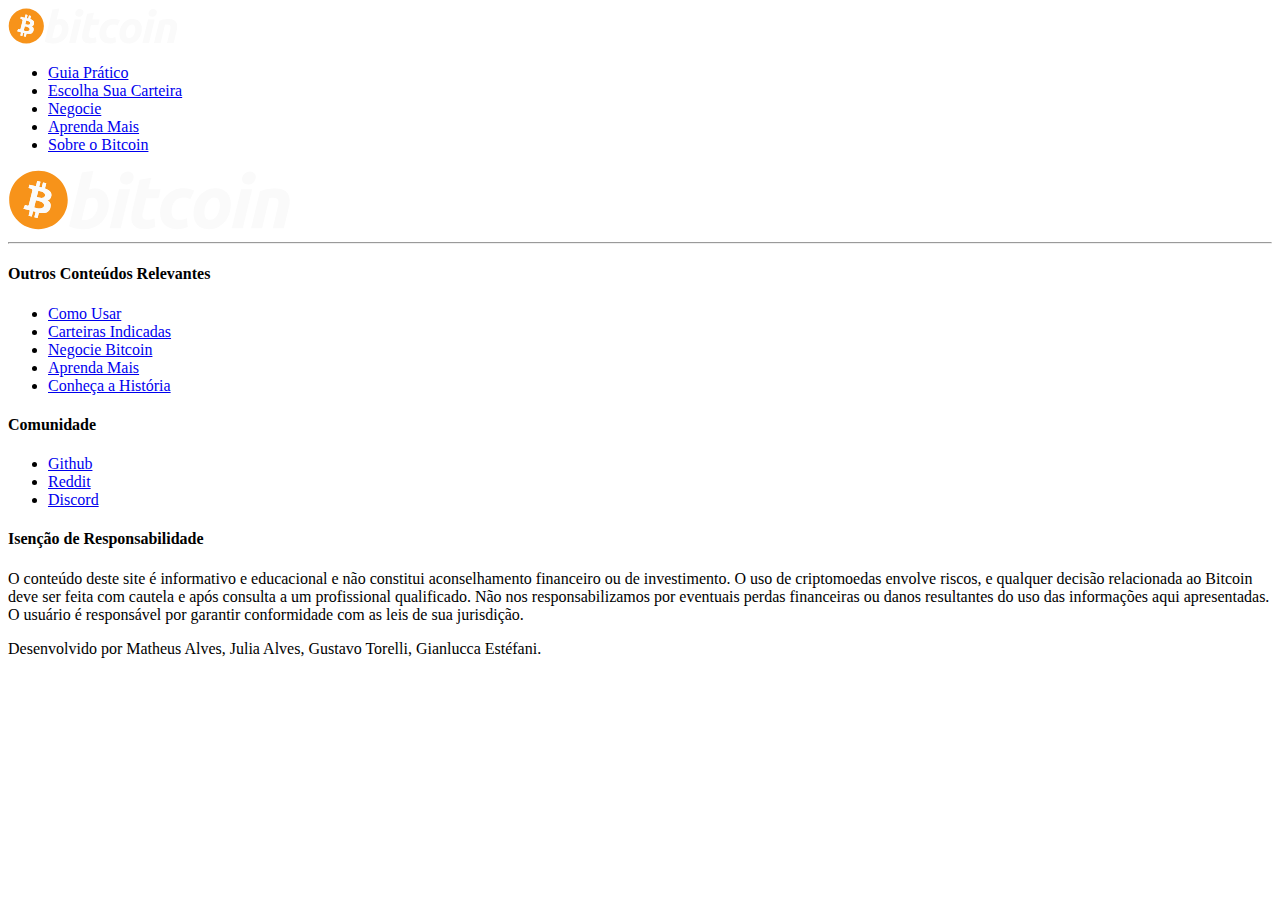
<file: pages/home.html>
<!DOCTYPE html>
<html lang="en">

<head>
    <meta charset="UTF-8">
    <meta name="viewport" content="width=device-width, initial-scale=1.0">
    <title>Document</title>
</head>

<body>
    <header class="header">
        <a href="/home"><img class="header-logo" src="../assets/img/Logo.svg" alt="Bitcoin Logo"></a>
        <nav>
            <ul class="nav-links">
                <li><a href="/starting">Guia Prático</a></li>
                <li><a href="/wallet">Escolha Sua Carteira</a></li>
                <li><a href="/trading">Negocie</a></li>
                <li><a href="/content">Aprenda Mais</a></li>
                <li><a href="/about">Sobre o Bitcoin</a></li>
            </ul>
        </nav>
    </header>

    <main>
        <!--todo Inserir o conteúdo da main em breve. -->
    </main>

    <footer class="footer">
        <img src="../assets/img/Logo.svg" alt="Logo Bitcoin" height="60px">
        <hr>
        <div class="footer-container">
            <div class="conteudos">
                <h4>Outros Conteúdos Relevantes</h4>
                <ul>
                    <li><a href="/starting">Como Usar</a></li>
                    <li><a href="/wallet">Carteiras Indicadas</a></li>
                    <li><a href="/trading">Negocie Bitcoin</a></li>
                    <li><a href="/content">Aprenda Mais</a></li>
                    <li><a href="/about">Conheça a História</a></li>
                </ul>
            </div>

            <div class="social-medias">
                <h4>Comunidade</h4>
                <ul>
                    <li><a href="#github">Github</a></li>
                    <li><a href="#reddit">Reddit</a></li>
                    <li><a href="#discord">Discord</a></li>
                </ul>
            </div>

            <div class="disclaimer">
                <h4>Isenção de Responsabilidade</h4>
                <p>O conteúdo deste site é informativo e educacional e não constitui aconselhamento financeiro ou de
                    investimento. O uso de criptomoedas envolve riscos, e qualquer decisão relacionada ao Bitcoin deve
                    ser feita com cautela e após consulta a um profissional qualificado. Não nos responsabilizamos por
                    eventuais perdas financeiras ou danos resultantes do uso das informações aqui apresentadas. O
                    usuário é responsável por garantir conformidade com as leis de sua jurisdição.</p>
                <p class="copyright">Desenvolvido por Matheus Alves, Julia Alves, Gustavo Torelli, Gianlucca Estéfani.
                </p>
            </div>
        </div>
    </footer>
</body>

</html>
</file>
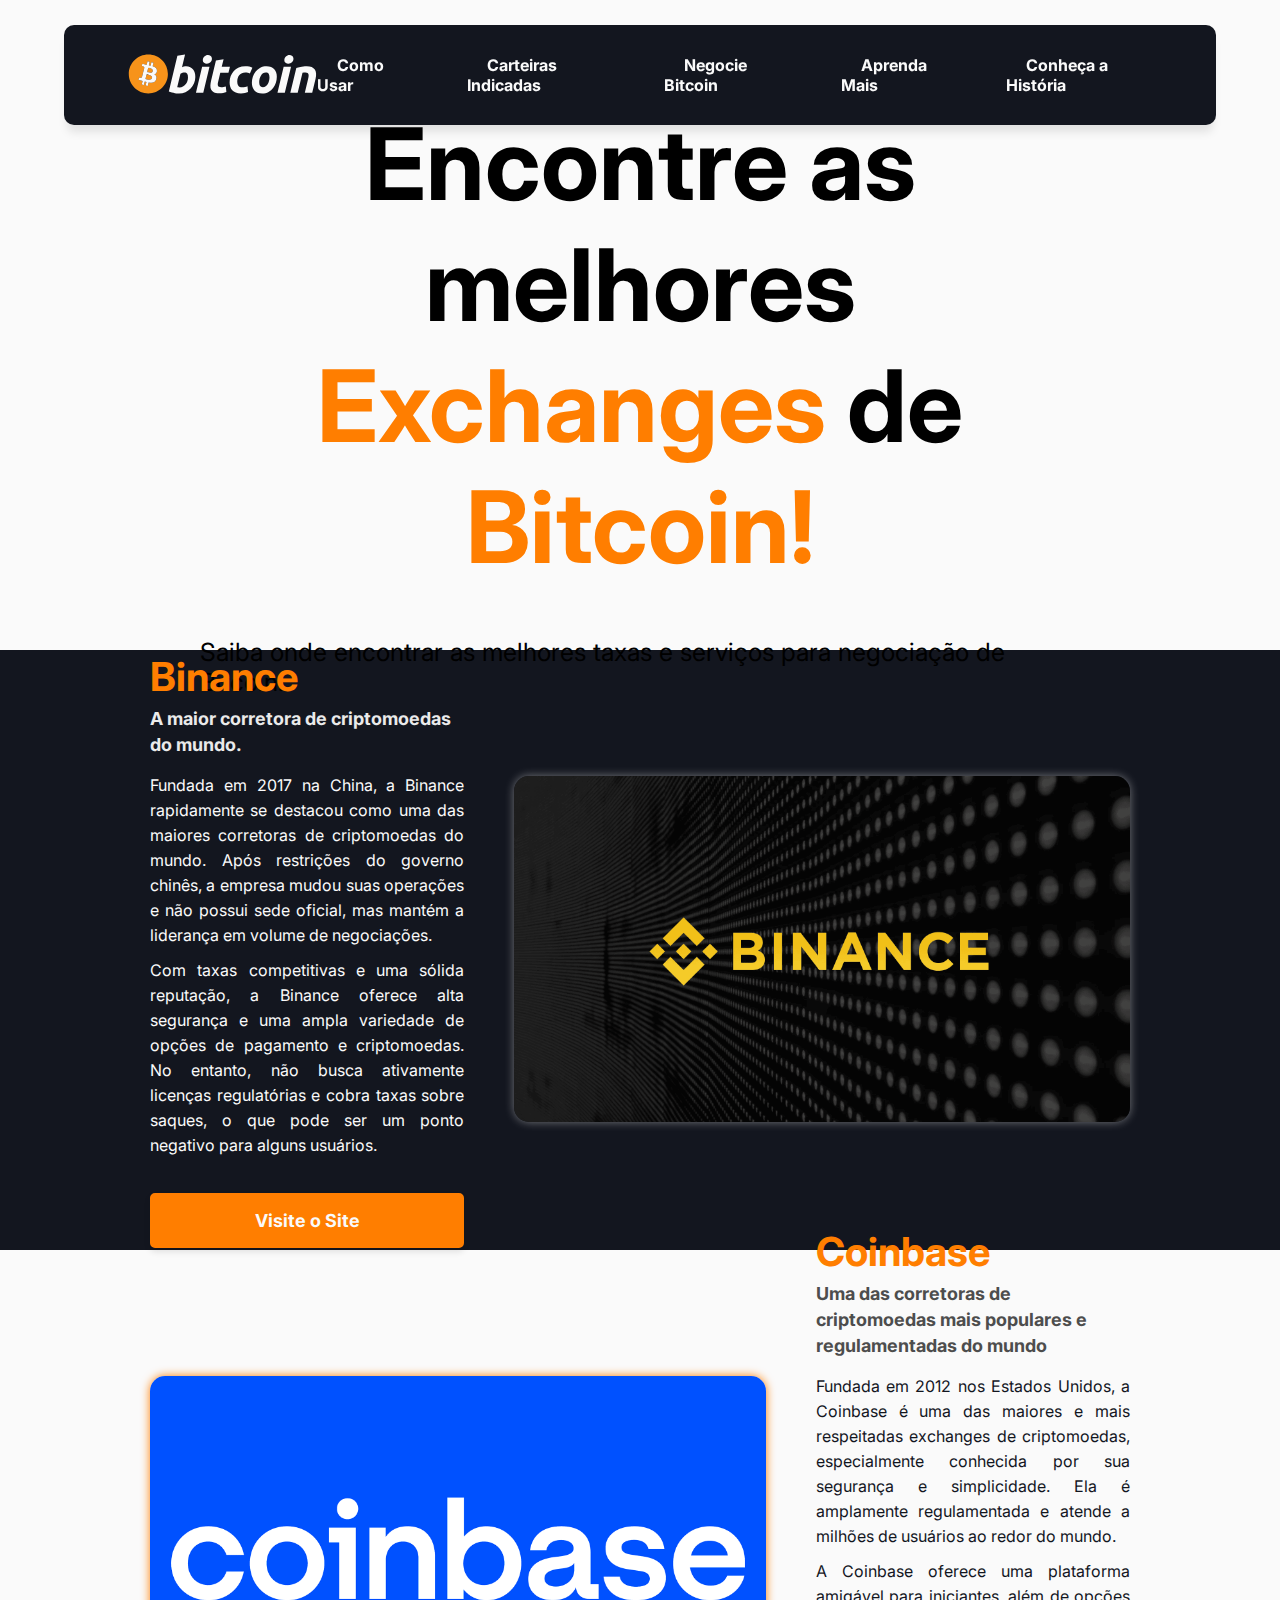
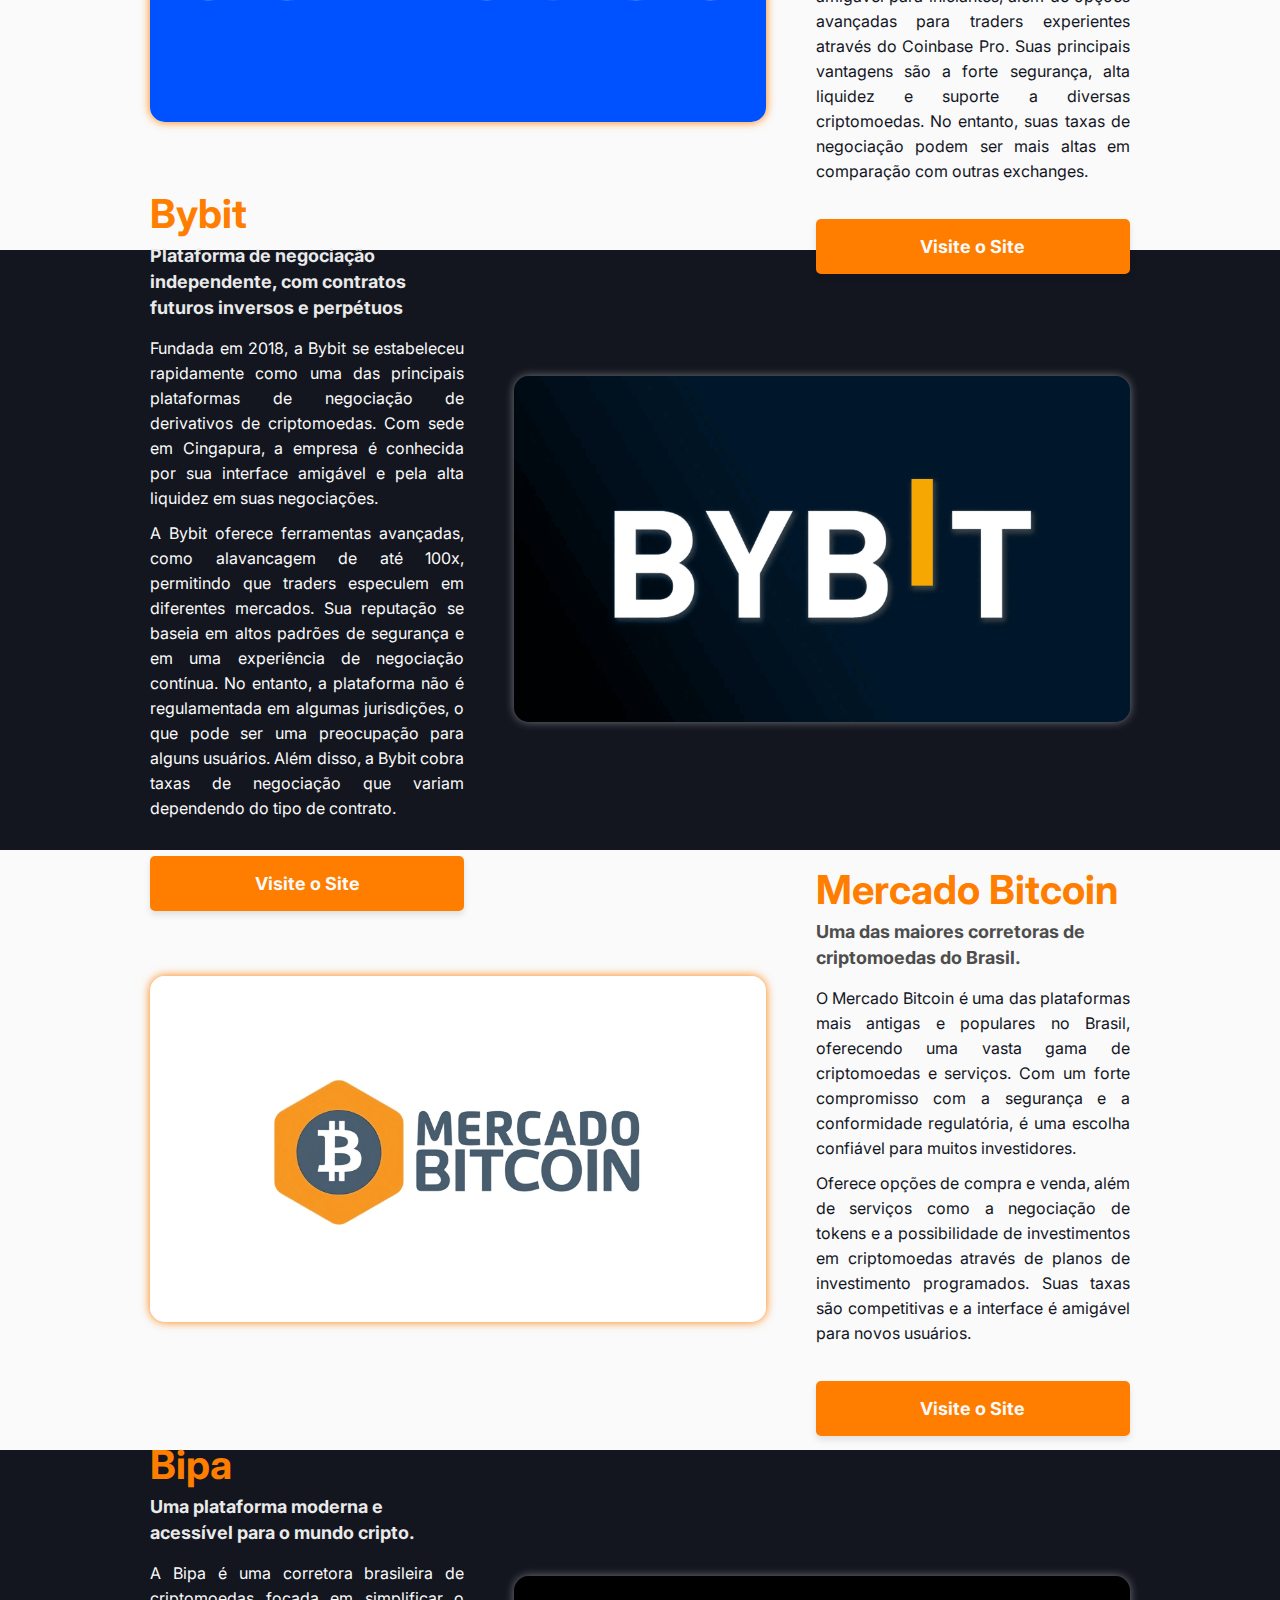
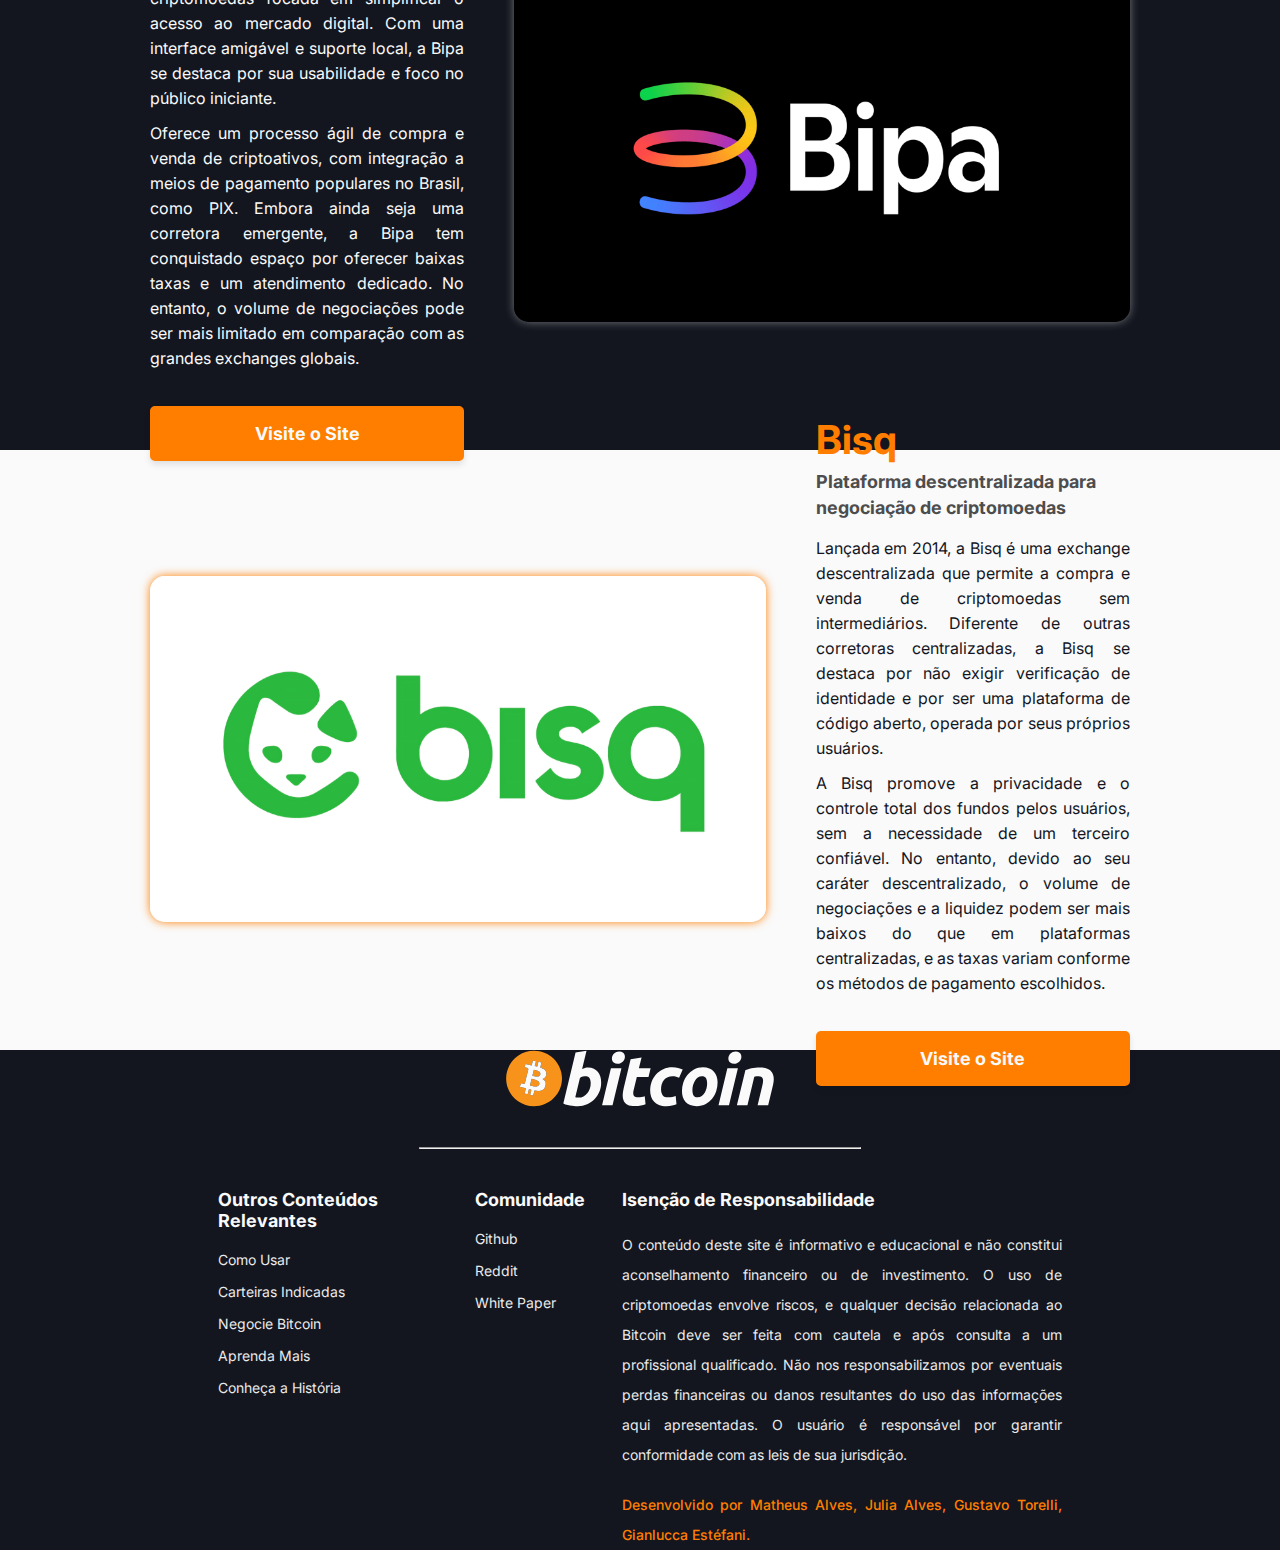
<file: pages/trading.html>
<!DOCTYPE html>
<html lang="pt-br">

<head>
    <meta charset="UTF-8">
    <meta name="viewport" content="width=device-width, initial-scale=1.0">
    <title>Bitcoin</title>
    <link rel="shortcut icon" href="/assets/img/Favicon.ico" type="image/x-icon">
    <link rel="stylesheet" href="/assets/css/global.css">
    <link rel="stylesheet" href="/assets/css/trading-page.css">
</head>

<body>
    <header class="header">
        <a href="/pages/home.html"><img class="header-logo" src="/assets/img/Bitcoin-logo.svg" alt="Bitcoin Logo"></a>
        <nav>
            <ul class="nav-links">
                <li><a href="/pages/guide.html">Como Usar</a></li>
                <li><a href="/pages/wallet.html">Carteiras Indicadas</a></li>
                <li><a href="/pages/trading.html">Negocie Bitcoin</a></li>
                <li><a href="/pages/content.html">Aprenda Mais</a></li>
                <li><a href="/pages/about.html">Conheça a História</a></li>
            </ul>
        </nav>
    </header>

    <main>
        <div class="banner">
            <h1>Encontre as melhores <span class="realce">Exchanges</span> de <span class="realce">Bitcoin!</span></h1>
            <p>Saiba onde encontrar as melhores taxas e serviços para negociação de Bitcoin.</p>
        </div>

        <div class="black-card">
            <div class="exchanges-infos">
                <h2>Binance</h2>
                <h3>A maior corretora de criptomoedas do mundo.</h3>
                <p>Fundada em 2017 na China, a Binance rapidamente se destacou como uma das maiores corretoras de
                    criptomoedas do mundo. Após restrições do governo chinês, a empresa mudou suas operações e não
                    possui sede oficial, mas mantém a liderança em volume de negociações.</p>
        
                <p>Com taxas competitivas e uma sólida reputação, a Binance oferece alta segurança e uma ampla variedade
                    de opções de pagamento e criptomoedas. No entanto, não busca ativamente licenças regulatórias e
                    cobra taxas sobre saques, o que pode ser um ponto negativo para alguns usuários.</p>
        
                <a href="https://www.binance.com/pt-BR" target="_blank"><button class="cta-button-filled">Visite o
                        Site</button></a>
            </div>
            <a href="https://www.binance.com/pt-BR" target="_blank">
                <img src="/assets/img/binance-banner.png" alt="Binance banner">
            </a>
        </div>
        
        <div class="white-card">
            <a href="https://www.coinbase.com/" target="_blank"><img src="/assets/img/coinbase-banner.png"
                    alt="Banner"></a>
            <div class="exchanges-infos">
                <h2>Coinbase</h2>
                <h3>Uma das corretoras de criptomoedas mais populares e regulamentadas do mundo</h3>
                <p>Fundada em 2012 nos Estados Unidos, a Coinbase é uma das maiores e mais respeitadas exchanges de criptomoedas, especialmente conhecida por sua segurança e simplicidade. Ela é amplamente regulamentada e atende a milhões de usuários ao redor do mundo.</p>
        
                <p>A Coinbase oferece uma plataforma amigável para iniciantes, além de opções avançadas para traders experientes através do Coinbase Pro. Suas principais vantagens são a forte segurança, alta liquidez e suporte a diversas criptomoedas. No entanto, suas taxas de negociação podem ser mais altas em comparação com outras exchanges.</p>
        
                <a href="https://www.coinbase.com/" target="_blank"><button class="cta-button-filled">Visite o
                        Site</button></a>
            </div>
        </div>
        
        <div class="black-card">
            <div class="exchanges-infos">
                <h2>Bybit</h2>
                <h3>Plataforma de negociação independente, com contratos futuros inversos e perpétuos</h3>
                <p>Fundada em 2018, a Bybit se estabeleceu rapidamente como uma das principais plataformas de negociação
                    de derivativos de criptomoedas. Com sede em Cingapura, a empresa é conhecida por sua interface
                    amigável e pela alta liquidez em suas negociações.</p>
        
                <p>A Bybit oferece ferramentas avançadas, como alavancagem de até 100x, permitindo que traders especulem
                    em diferentes mercados. Sua reputação se baseia em altos padrões de segurança e em uma experiência
                    de negociação contínua. No entanto, a plataforma não é regulamentada em algumas jurisdições, o que
                    pode ser uma preocupação para alguns usuários. Além disso, a Bybit cobra taxas de negociação que
                    variam dependendo do tipo de contrato.</p>
        
                <a href="https://www.bybit.com/pt-BR/" target="_blank"><button class="cta-button-filled">Visite o Site</button></a>
            </div>
            <a href="https://www.bybit.com/pt-BR/" target="_blank"><img src="/assets/img/bybit-banner.png" alt="Bybit Banner"></a>
        </div>
        
        <div class="white-card">
            <a href="https://www.mercadobitcoin.com.br/" target="_blank"><img src="/assets/img/mercado-bitcoin-banner.png"
                    alt="Banner"></a>
            <div class="exchanges-infos">
                <h2>Mercado Bitcoin</h2>
                <h3>Uma das maiores corretoras de criptomoedas do Brasil.</h3>
                <p>O Mercado Bitcoin é uma das plataformas mais antigas e populares no Brasil, oferecendo uma vasta gama de criptomoedas e serviços. Com um forte compromisso com a segurança e a conformidade regulatória, é uma escolha confiável para muitos investidores.</p>
        
                <p>Oferece opções de compra e venda, além de serviços como a negociação de tokens e a possibilidade de investimentos em criptomoedas através de planos de investimento programados. Suas taxas são competitivas e a interface é amigável para novos usuários.</p>
        
                <a href="https://www.mercadobitcoin.com.br/" target="_blank"><button class="cta-button-filled">Visite o
                        Site</button></a>
            </div>
        </div>
        
        <div class="black-card">
            <div class="exchanges-infos">
                <h2>Bipa</h2>
                <h3>Uma plataforma moderna e acessível para o mundo cripto.</h3>
                <p>A Bipa é uma corretora brasileira de criptomoedas focada em simplificar o acesso ao mercado digital.
                    Com uma interface amigável e suporte local, a Bipa se destaca por sua usabilidade e foco no público
                    iniciante.</p>
        
                <p>Oferece um processo ágil de compra e venda de criptoativos, com integração a meios de pagamento
                    populares no Brasil, como PIX. Embora ainda seja uma corretora emergente, a Bipa tem conquistado
                    espaço por oferecer baixas taxas e um atendimento dedicado. No entanto, o volume de negociações pode
                    ser mais limitado em comparação com as grandes exchanges globais.</p>
        
                <a href="https://www.bipa.app" target="_blank"><button class="cta-button-filled">Visite o
                        Site</button></a>
            </div>
            <a href="https://www.bipa.app" target="_blank">
                <img src="/assets/img/bipa-banner.png" alt="Bipa banner">
            </a>
        </div>
        
        <div class="white-card">
            <a href="https://bisq.network/" target="_blank"><img src="/assets/img/bisq-banner.png" alt="Banner"></a>
            <div class="exchanges-infos">
                <h2>Bisq</h2>
                <h3>Plataforma descentralizada para negociação de criptomoedas</h3>
                <p>Lançada em 2014, a Bisq é uma exchange descentralizada que permite a compra e venda de criptomoedas sem intermediários. Diferente de outras corretoras centralizadas, a Bisq se destaca por não exigir verificação de identidade e por ser uma plataforma de código aberto, operada por seus próprios usuários.</p>
        
                <p>A Bisq promove a privacidade e o controle total dos fundos pelos usuários, sem a necessidade de um terceiro confiável. No entanto, devido ao seu caráter descentralizado, o volume de negociações e a liquidez podem ser mais baixos do que em plataformas centralizadas, e as taxas variam conforme os métodos de pagamento escolhidos.</p>
        
                <a href="https://bisq.network/" target="_blank"><button class="cta-button-filled">Visite o Site</button></a>
            </div>
        </div>
        

    <footer class="footer">
        <img src="/assets/img/Bitcoin-logo.svg" alt="Logo Bitcoin" height="60px">
        <hr>
        <div class="footer-container">
            <div class="content">
                <h4>Outros Conteúdos Relevantes</h4>
                <ul>
                    <li><a href="/pages/guide.html">Como Usar</a></li>
                    <li><a href="/pages/wallet.html">Carteiras Indicadas</a></li>
                    <li><a href="/pages/trading.html">Negocie Bitcoin</a></li>
                    <li><a href="/pages/content.html">Aprenda Mais</a></li>
                    <li><a href="/pages/about.html">Conheça a História</a></li>
                </ul>
            </div>

            <div class="social-medias">
                <h4>Comunidade</h4>
                <ul>
                    <li><a href="https://github.com/bitcoin/bitcoin" target="_blank">Github</a></li>
                    <li><a href="https://www.reddit.com/r/Bitcoin/" target="_blank">Reddit</a></li>
                    <li><a href="https://bitcoin.org/files/bitcoin-paper/bitcoin_pt_br.pdf" target="_blank">White
                            Paper</a></li>
                </ul>
            </div>

            <div class="disclaimer">
                <h4>Isenção de Responsabilidade</h4>
                <p>O conteúdo deste site é informativo e educacional e não constitui aconselhamento financeiro ou de
                    investimento. O uso de criptomoedas envolve riscos, e qualquer decisão relacionada ao Bitcoin deve
                    ser feita com cautela e após consulta a um profissional qualificado. Não nos responsabilizamos por
                    eventuais perdas financeiras ou danos resultantes do uso das informações aqui apresentadas. O
                    usuário é responsável por garantir conformidade com as leis de sua jurisdição.</p>
                <p class="copyright">Desenvolvido por Matheus Alves, Julia Alves, Gustavo Torelli, Gianlucca Estéfani.
                </p>
            </div>
        </div>
    </footer>

</body>

</html>
</file>
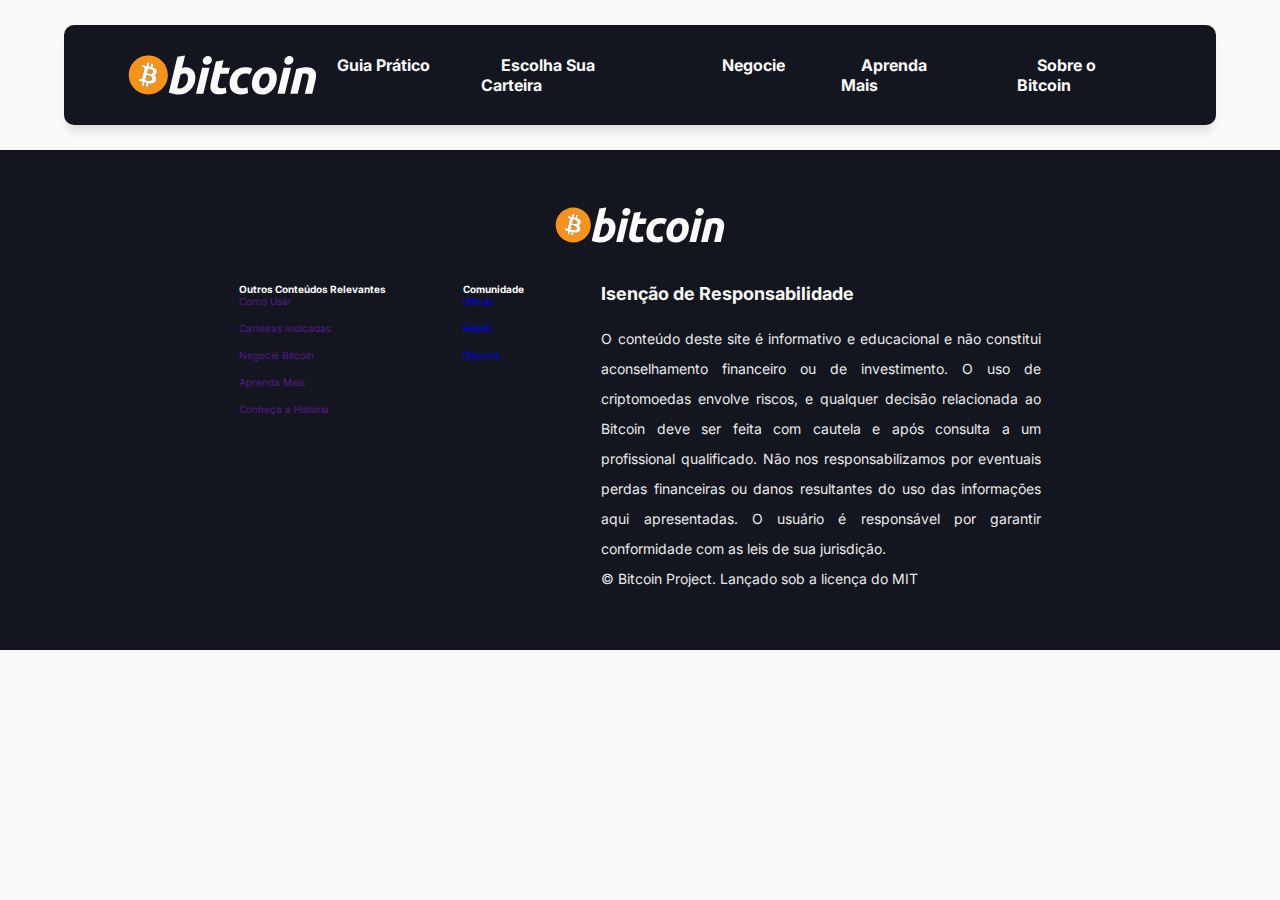
<file: pages/wallets.html>
<!DOCTYPE html>
<html lang="pt-br">

<head>
    <meta charset="UTF-8">
    <meta name="viewport" content="width=device-width, initial-scale=1.0">
    <title>Bitcoin - Wallets</title>
    <link rel="shortcut icon" href="/assets/img/Favicon.ico" type="image/x-icon">
    <link rel="stylesheet" href="../assets/css/global.css">
</head>

<body>
    <header class="header">
        <img class="header-logo" src="../assets/img/Logo.svg" alt="Bitcoin Logo">
        <nav>
            <ul class="nav-links">
                <li><a href="/use">Guia Prático</a></li>
                <li><a href="/wallet">Escolha Sua Carteira</a></li>
                <li><a href="/trading">Negocie</a></li>
                <li><a href="/content">Aprenda Mais</a></li>
                <li><a href="/about">Sobre o Bitcoin</a></li>
            </ul>
        </nav>
    </header>

    <main>
        <!--! Em breve  -->
    </main>

    <footer class="footer">
        <img src="../assets/img/Logo.svg" alt="Logo Bitcoin">
        <div class="footer-container">
            <div class="conteudos">
                <h4>Outros Conteúdos Relevantes</h4>
                <ul>
                    <li><a href="">Como Usar</a></li>
                    <li><a href="">Carteiras Indicadas</a></li>
                    <li><a href="">Negocie Bitcoin</a></li>
                    <li><a href="">Aprenda Mais</a></li>
                    <li><a href="">Conheça a História</a></li>
                </ul>
            </div>

            <div class="footer-section">
                <h4>Comunidade</h4>
                <ul>
                    <li><a href="#github">Github</a></li>
                    <li><a href="#reddit">Reddit</a></li>
                    <li><a href="#discord">Discord</a></li>
                </ul>
            </div>

            <div class="disclaimer">
                <h4>Isenção de Responsabilidade</h4>
                <p>O conteúdo deste site é informativo e educacional e não constitui aconselhamento financeiro ou de
                    investimento. O uso de criptomoedas envolve riscos, e qualquer decisão relacionada ao Bitcoin deve
                    ser feita com cautela e após consulta a um profissional qualificado. Não nos responsabilizamos por
                    eventuais perdas financeiras ou danos resultantes do uso das informações aqui apresentadas. O
                    usuário é responsável por garantir conformidade com as leis de sua jurisdição.</p>
                <p>&copy; Bitcoin Project. Lançado sob a licença do MIT</p>
            </div>
        </div>
    </footer>

</body>

</html>
</file>
<file: assets/css/global.css>
@import url('https://fonts.googleapis.com/css2?family=Inter:ital,opsz,wght@0,14..32,100..900;1,14..32,100..900&display=swap');

* {
    margin: 0;
    padding: 0;
    font-family: "Inter", sans-serif;
}

:root {
    --Black: #13161F;
    --Orange: #FF7E00;
    --White: #FAFAFA;
    --Green: #1d9200;
    --Gray: #DDD;
    --LightGray: #EAEAEA;
    --DarkGray: #4D4D4D;
}

html {
    font-size: 62.5%;
    scroll-behavior: smooth;
}

body {
    background-color: var(--White);
}

/*Header styles*/

.header {
    display: flex;
    align-items: center;
    justify-content: space-between;
    height: 100px;
    max-width: 100vw;
    padding: 0px 5%;
    margin: 25px 5vw;
    border-radius: 10px;
    background-color: var(--Black);
    position: sticky;
    top: 25px;
    box-shadow: 0px 10px 10px -3px rgba(0, 0, 0, 0.1);
    z-index: 1000;
}

.header-logo {
    height: 40px;
    cursor: pointer;
}

.nav-links {
    display: flex;
    gap: 50px;
    list-style: none;
}

.nav-links a {
    font-size: 1.6rem;
    font-weight: bolder;
    text-decoration: none;
    color: var(--White);
    margin: 0 20px;
    padding: 10px 0;
    position: relative;
    transition: all 0.3s ease-out 0.1s;
}

.nav-links a::after {
    height: 2px;
    width: 100%;
    background: var(--Orange);
    content: "";
    position: absolute;
    left: 0px;
    bottom: 0;
    transform: scaleX(0);
    transition: transform 0.3s;
}

.nav-links a:hover::after {
    transform: scaleX(1);
    background-color: var(--Orange);
}

/*Footer styles*/

.footer {
    height: 500px;
    background-color: var(--Black);
    display: flex;
    flex-direction: column;
    align-items: center;
    justify-content: center;
    padding: 0px 200px;
    gap: 40px;
    color: var(--White);
    overflow: hidden;
}

.footer-container {
    display: flex;
    align-items: start;
    justify-content: space-around;
    width: 100%;

}

.footer-container ul {
    list-style: none;
    display: flex;
    flex-direction: column;
    gap: 15px;
}

.content,
.social-medias {
    max-width: 25%;
}

.content a,
.social-medias a {
    font-size: 1.4rem;
    text-decoration: none;
    color: var(--LightGray);
}

.content a:hover,
.social-medias a:hover {
    font-size: 1.4rem;
    color: var(--Orange);
    transition: linear 0.2s;
    text-shadow: 0px 0px 2px var(--Orange);
}

.disclaimer {
    height: 100%;
    display: flex;
    flex-direction: column;
    justify-content: space-between;
    max-width: 50%;
}

.disclaimer p {
    font-size: 1.4rem;
    line-height: 3rem;
    text-align: justify;
    color: var(--LightGray);
}

.disclaimer .copyright {
    color: var(--Orange);
    margin-top: 20px;
    font-weight: 500;
}

.content h4,
.social-medias h4,
.disclaimer h4 {
    margin-bottom: 20px;
    font-size: 1.8rem;
}

.footer hr {
    width: 50%;
}

/*Padrões de código*/

a {
    text-decoration: none;
}

/*Realce de texto*/

.realce {
    color: var(--Orange);
}

/*Botão CTA*/
.cta-button {
    display: flex;
    justify-content: center;
    align-items: center;
    padding: 15px 20px;
    border-radius: 5px;
    border: 2px var(--Orange) solid;
    cursor: pointer;
    transition: 400ms;
    background-color: var(--White);
    color: var(--White);
    box-shadow: 0 4px 6px rgba(0, 0, 0, 0.1);
}

.cta-button .text {
    color: var(--Orange);
    font-size: 1.8rem;
    font-weight: bold;
    transition: 300ms;
}

.cta-button:hover {
    background-color: var(--Orange);
    border: 2px var(--Orange) solid;
    box-shadow: 0 6px 8px rgba(0, 0, 0, 0.2);
}

.cta-button:hover .text {
    color: var(--White);
}

/*Botão Secundário*/
.secondary-button {
    display: flex;
    justify-content: center;
    align-items: center;
    padding: 15px 20px;
    border-radius: 5px;
    border: 2px var(--DarkGray) solid;
    cursor: pointer;
    transition: 400ms;
    background-color: var(--White);
    box-shadow: 0 4px 6px rgba(0, 0, 0, 0.1);
}

.secondary-button .text {
    color: var(--DarkGray);
    font-size: 1.8rem;
    font-weight: normal;
    transition: 300ms;
}

.secondary-button:hover {
    background-color: var(--DarkGray);
    border: 2px var(--DarkGray) solid;
    box-shadow: 0 6px 8px rgba(0, 0, 0, 0.2);
}

.secondary-button:hover .text {
    color: var(--White);
}

.secondary-button:focus {
    outline: 1px solid var(--Orange);
}

/*Botão CTA preenchido*/
.cta-button-filled {
    display: flex;
    justify-content: center;
    align-items: center;
    padding: 15px 20px;
    border-radius: 5px;
    border: 2px var(--Orange) solid;
    cursor: pointer;
    transition: 400ms;
    background-color: var(--Orange);
    color: var(--White);
    box-shadow: 0 4px 6px rgba(0, 0, 0, 0.1);
}

.cta-button-filled .text {
    color: var(--White);
    font-size: 1.8rem;
    font-weight: bold;
    transition: 300ms;
}

.cta-button-filled:hover{
    box-shadow: 0px 4px 10px rgba(234, 234, 234, 0.2);
}
</file>
<file: assets/css/about-page.css>
@import url(global.css);

.banner {
    width: 100%;
    height: 300px;
    display: flex;
    flex-direction: column;
    align-items: center;
    justify-content: center;
    gap: 30px;
    margin: 150px 0px;
}

.banner h1 {
    width: 75%;
    text-align: center;
    font-size: 10rem;
    margin: 0px 0px 5px 0px;
    color: var(--Black);
}

.banner p {
    font-weight: normal;
    font-size: 2.5rem;
    margin: 0px 0px 50px 0px;
}

.story {
    max-width: 100%;
    margin: 25px 200px;
    display: flex;
    flex-direction: column;
    align-items: flex-start;
    justify-content: center;
}

.story h1 {
    font-size: 3rem;
    color: var(--Orange);
    margin-bottom: 10px;
}

.story p {
    text-align: justify;
    font-size: 1.8rem;
    line-height: 3.5rem;
    color: var(--Black);
    margin-bottom: 30px;
}

.story .list {
    margin-bottom: 30px;
}

.story .item {
    text-align: justify;
    font-size: 1.8rem;
    line-height: 3.5rem;
    color: var(--Black);
    margin-left: 20px;
}
</file>
<file: assets/css/content-page.css>
@import url(global.css);

.banner {
    width: 100%;
    height: 300px;
    display: flex;
    flex-direction: column;
    align-items: center;
    justify-content: center;
    gap: 30px;
}

.banner h1 {
    width: 100%;
    text-align: center;
    font-size: 10rem;
    margin: 0px 0px 5px 0px;
    color: var(--Black);
}

.banner p {
    font-weight: normal;
    font-size: 2.5rem;
    margin: 0px 0px 50px 0px;
}

.livros p{
    font-size: 20px;
    padding-top: 10px;
    color: rgb(138, 138, 138);
    display: flex;
    justify-content: center;
    margin-bottom: 20px;
}

.livros h1{
    font-size: 60px;
    color: rgb(0, 0, 0);
    display: flex;
    justify-content: center;
    margin-top: 30px;
}

.card-image{
    width: auto;
    height: 250px;
    border-radius: 5px;
    display: flex;
    align-items: center;
}

.card-container {
    display: flex;
    gap: 50px;
    justify-content: center;
    margin-bottom: 60px;
}

.card {
    display: flex;
    flex-direction: column;
    align-items: center;
    justify-content: center;
    gap: 25px;
    background-color: var(--White);
    border-radius: 8px;
    box-shadow: rgba(0, 0, 0, 0.16) 0px 10px 36px 0px, rgba(0, 0, 0, 0.06) 0px 0px 0px 1px;
    width: 350px;
    height: 550px;
    margin-bottom: 30px;
    margin-top: 40px;
    transition: all 300ms ease;
}

.card:hover{
    transform: scale(1.05);
    box-shadow: rgba(0, 0, 0, 0.35) 0px 5px 15px;
    background-color: #FAFAFA;
    box-shadow: rgba(0, 0, 0, 0.35) 0px 5px 15px;
}

.card-content{
    width: 300px;
    display: flex;
    flex-direction: column;
    gap: 15px;
    align-items: center;
}

.card-title{
    font-size: 1.7rem;
    text-align: center;
}

.card-text{
    font-size: 1.3rem;
    text-align: justify;
}

.card-container button{
    background-color: var(--White);
    color: var(--Orange);
    font-weight: bold;
    align-items: center;
    width: 200px;
    display: flex;
    justify-content: center;
    align-items: center;
    padding: 15px 20px;
    border-radius: 5px;
    border: 2px var(--Orange) solid;
    cursor: pointer;
    transition: 400ms;
    box-shadow: 0 4px 6px rgba(0, 0, 0, 0.1);
    transform: 300ms;
}

.card-container button:hover{
    color: var(--White); 
    background-color: var(--Orange); 
    transform: 300ms;
}
</file>
<file: assets/css/faq-page.css>
@import url(global.css);

.banner {
    width: 100%;
    height: 300px;
    display: flex;
    flex-direction: column;
    align-items: center;
    justify-content: center;
    gap: 30px;
}

.banner h1 {
    width: 100%;
    text-align: center;
    font-size: 10rem;
    margin: 0px 0px 5px 0px;
    color: var(--Black);
}

.banner p {
    font-weight: normal;
    font-size: 2.5rem;
    margin: 0px 0px 50px 0px;
}

/* Estilos para o container principal da FAQ */
.faq-container {
    background-color: var(--LightGray);
    padding: 30px;
    margin: 0 200px 20px 200px;
    border-radius: 15px;
}

/* Título principal */
.faq-title {
    font-size: 3.5em;
    margin-bottom:30px;
    color: var(--Orange);
    text-align: center;
    letter-spacing: 3px;
}

/* Perguntas */
.faq-question {
    font-size: 2em;
    font-weight: bold;
    color: var(--Black);
    cursor: pointer;
    line-height: 6rem;
    transition: 150ms;
}

.faq-question:hover {
    color: var(--Orange);
    text-decoration: underline;
}

/* Respostas */
.faq-answer {
    font-size: 1.8rem;
    line-height: 4rem;
    padding-left: 15px;
    margin-bottom: 20px;
    color: var(--White);
    border-left: 4px solid var(--Orange);
    text-align: justify;
}

/* Texto menor e informativo */
.faq-note {
    font-size: 1.4rem;
    color: var(--DarkGray);
    margin: 20px 0;
    text-align: center;
}

.faq-note a {
    color: var(--Orange);
}

.faq-note a:hover {
    color: var(--Black);
    text-decoration: underline;
}

/* Efeitos de transição */
.faq-answer {
    display: none;
    transition: 300ms;
}

/* Para exibir a resposta ao clicar */
.faq-question.active+.faq-answer {
    display: block;   
}
</file>
<file: assets/css/trading-page.css>
@import url(./global.css);

* {
    font-family: "Inter";
}

.banner {
    max-width: 100%;
    height: 500px;
    display: flex;
    flex-direction: column;
    align-items: center;
    justify-content: center;
    padding: 0px 200px;
}

.banner h1 {
    width: 100%;
    text-align: center;
    font-size: 10rem;
    margin: 0px 0px 50px 0px;
}

.banner p {
    font-weight: normal;
    font-size: 2.5rem;
}


.banner div {
    display: flex;
    justify-content: center;
    padding-top: 100px;
}


/*Exchange cards*/

.black-card, .white-card {
    max-width: 100%;
    height: 500px;
    display: flex;
    align-items: center;
    justify-content: center;
    padding: 50px 150px;
    gap: 50px;
}

.exchanges-infos {
    width: 100%;
    display: flex;
    flex-direction: column;
}

.exchanges-infos p {
    text-align: justify;
    font-size: 1.6rem;
    line-height: 2.5rem;
    margin-bottom: 10px;
}

.exchanges-infos h2 {
    color: var(--Orange);
    font-size: 4rem;
    margin-bottom: 5px;
}

.exchanges-infos h3 {
    font-size: 1.8rem;
    margin-bottom: 15px;
    line-height: 2.6rem;
}

.black-card img, .white-card img {
    max-width: 100%;
    border-radius: 15px;
}

.black-card button,
.white-card button {
    width: 100%;
    margin-top: 25px;
}

.cta-button-filled {
    font-size: 1.8rem;
    font-weight: bold;
}

/*Black Card section*/

.black-card {
    background-color: var(--Black);
}

.black-card .exchanges-infos h3 {
    color: var(--LightGray);
}

.black-card .exchanges-infos p {
    color: var(--White);
}

.black-card img, .cta-button-filled:hover {
    box-shadow: 0px 0px 10px rgba(234, 234, 234, 0.45);
}

/*White Card section*/

.white-card img, .white-card .cta-button-filled:hover {
    box-shadow: 0px 0px 10px rgba(255, 126, 0, 1);
}

.white-card .exchanges-infos h3 {
    color: var(--DarkGray);
}

.white-card .exchanges-infos p {
    color: var(--Black);
}
</file>
